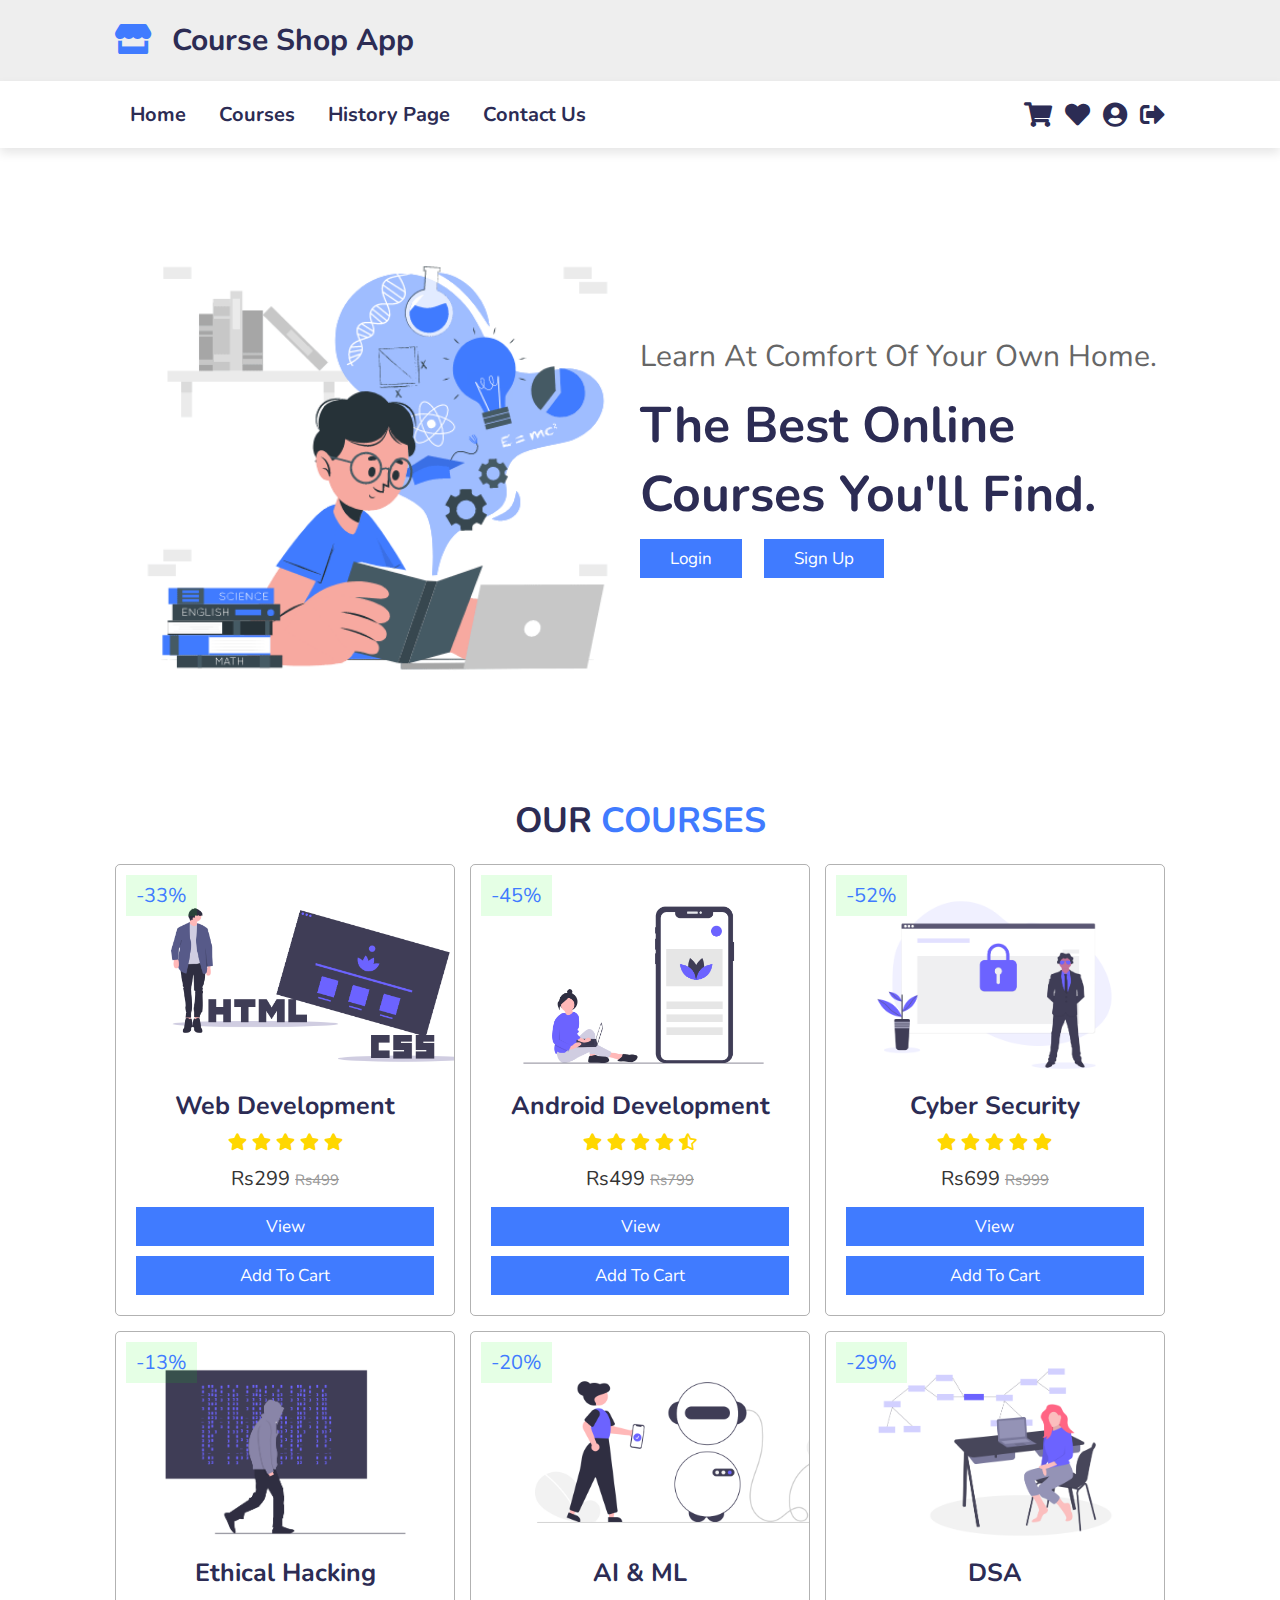
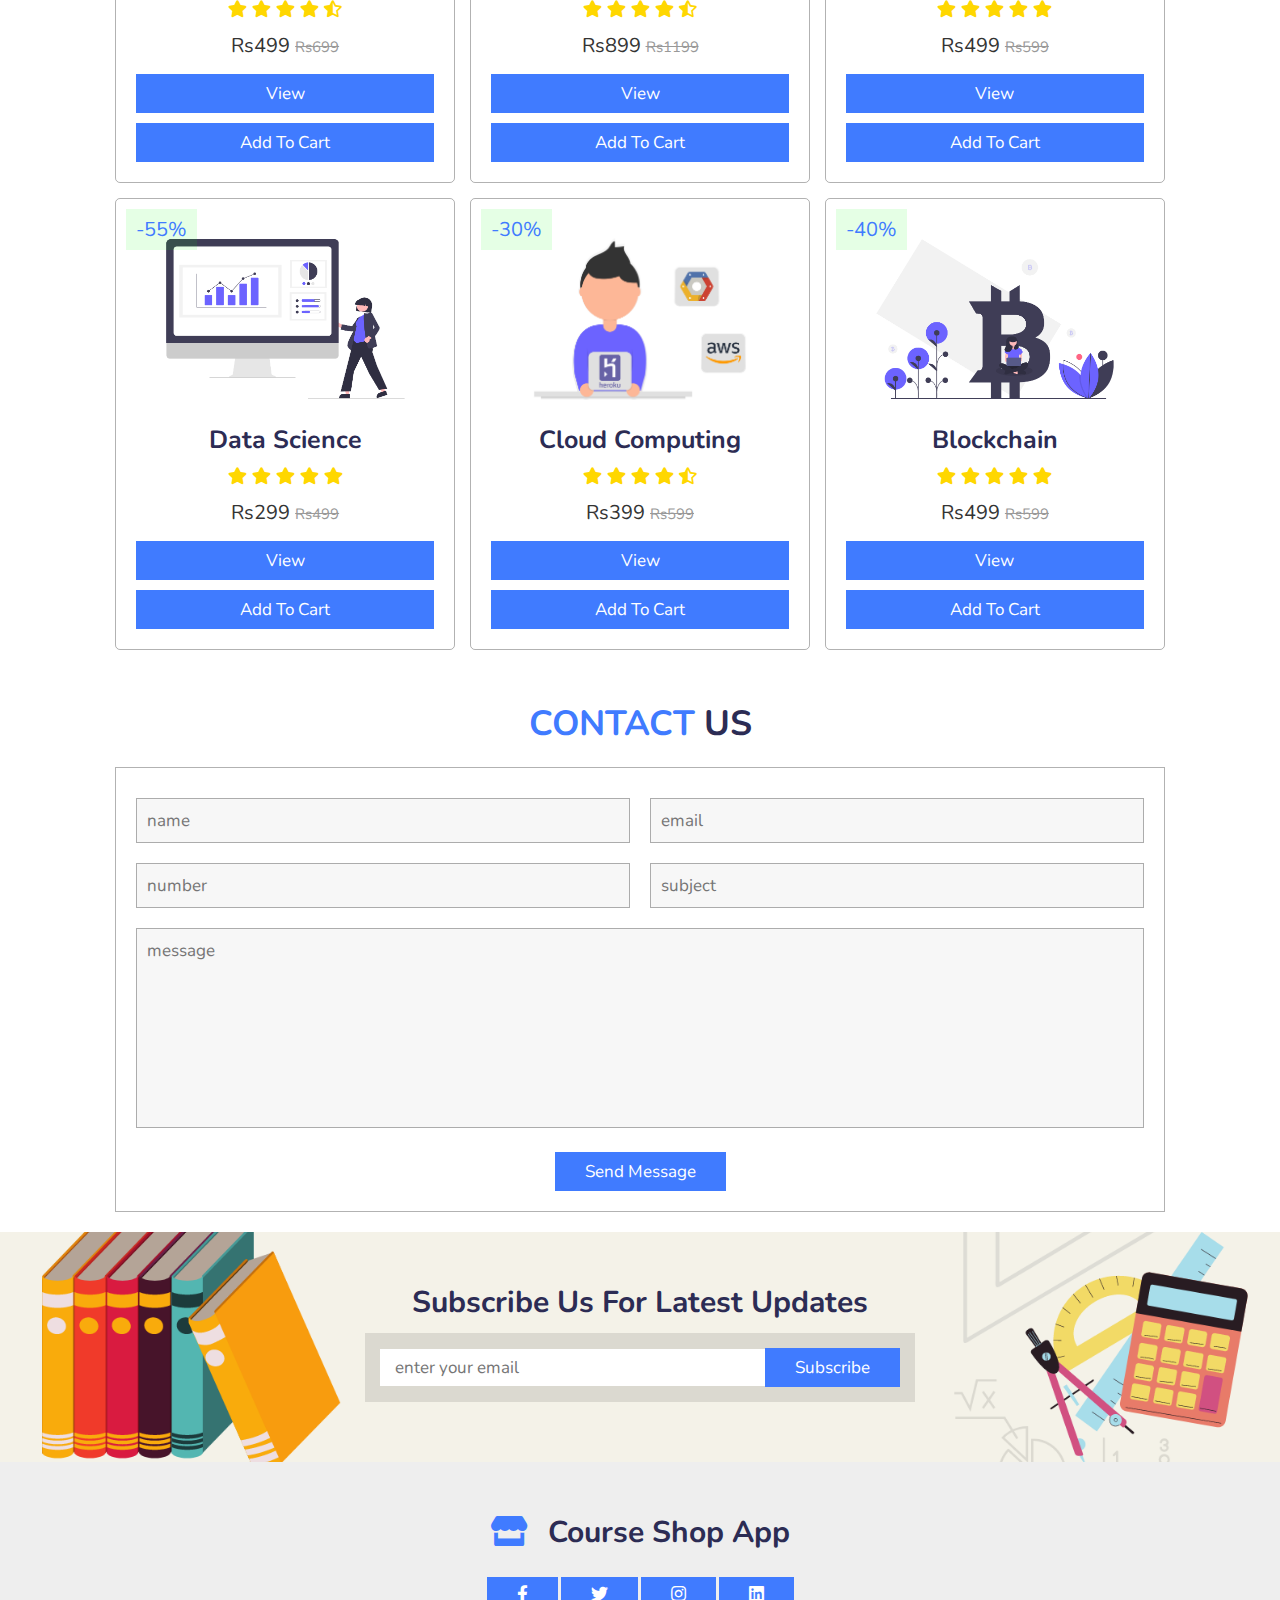
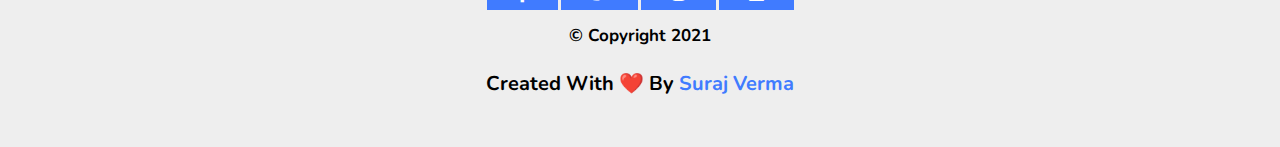
<file: index.html>
<!DOCTYPE html>
<html lang="en">
<head>
    <meta charset="UTF-8">
    <meta name="viewport" content="width=device-width, initial-scale=1.0">
    <title>Course Shop App</title>

    <!-- favicon link -->
   <link rel="icon" href="images/favicon.ico">

    <!-- font awesome cdn link  -->
    <link rel="stylesheet" href="https://cdnjs.cloudflare.com/ajax/libs/font-awesome/5.15.3/css/all.min.css">

    <!-- custom css file link  -->
    <link rel="stylesheet" href="css/style.css">

</head>
<body>


<!-- header section starts  -->

<header>

    <div class="header-1">

        <a href="#" class="logo" ><i class="fas fa-store"></i>&nbsp;&nbsp;Course shop App</a>

    </div>

    <div class="header-2">

        <div id="menu-bar" class="fas fa-bars"></div>

        <nav class="navbar">
            <a href="#home"><strong>home</strong></a>
            <a href="#product"><strong>Courses</strong></a>
            <a href="HistoryPage/index.html"><strong>History Page</strong></a>
            <a href="#contact"><strong>contact Us</strong></a>

        </nav>

        <div class="icons">
            <a href="#" class="fas fa-shopping-cart"></a>
            <a href="wishlist/index.html" class="fas fa-heart"></a>
            <a href="ProfilePage/index.html" class="fas fa-user-circle"></a>
            <a href="logoutpage/index.html" class="fas fa-sign-out-alt"></a>

        </div>

    </div>

</header>

<!-- header section ends -->


<!-- home section starts  -->

<section class="home" id="home">

    <div class="image">
        <img src="images/Learning.gif" alt="">
    </div>

    <div class="content">
        <span>Learn at comfort of your own home.</span>
        <p>&nbsp;&nbsp;</p>
        <h3>The best online courses you'll find.</h3>
        <a href="login/index.html" class="btn">Login</a>
        <span>&nbsp;&nbsp;</span>
        <a href="Signup/index.html" class="btn">Sign Up</a>
    </div>

</section>

<!-- home section ends  -->


<!-- product section starts  -->

<section class="product" id="product">

    <h1 class="heading">Our <span>Courses</span></h1>

    <div class="box-container">

        <div class="box">
            <span class="discount">-33%</span>
            <div class="icons">
                <a href="#" class="fas fa-heart"></a>
                <a href="#" class="fas fa-share"></a>
                <a href="#" class="fas fa-eye"></a>
            </div>
            <img src="images/product-1.png" alt="">
            <h3>Web Development</h3>
            <div class="stars">
                <i class="fas fa-star"></i>
                <i class="fas fa-star"></i>
                <i class="fas fa-star"></i>
                <i class="fas fa-star"></i>
                <i class="fas fa-star"></i>
            </div>
            <div class="price"> Rs299 <span> Rs499 </span> </div>

            <a href="#" class="btn">View</a>
            <a href="#" class="btn">add to cart</a>
        </div>

        <div class="box">
            <span class="discount">-45%</span>
            <div class="icons">
                <a href="#" class="fas fa-heart"></a>
                <a href="#" class="fas fa-share"></a>
                <a href="#" class="fas fa-eye"></a>
            </div>
            <img src="images/product-2.png" alt="">
            <h3>Android Development</h3>
            <div class="stars">
                <i class="fas fa-star"></i>
                <i class="fas fa-star"></i>
                <i class="fas fa-star"></i>
                <i class="fas fa-star"></i>
                <i class="fas fa-star-half-alt"></i>
            </div>
            <div class="price"> Rs499 <span> Rs799 </span> </div>

            <a href="#" class="btn">View</a>
            <a href="#" class="btn">add to cart</a>
        </div>

        <div class="box">
            <span class="discount">-52%</span>
            <div class="icons">
                <a href="#" class="fas fa-heart"></a>
                <a href="#" class="fas fa-share"></a>
                <a href="#" class="fas fa-eye"></a>
            </div>
            <img src="images/product-3.png" alt="">
            <h3>cyber security</h3>
            <div class="stars">
                <i class="fas fa-star"></i>
                <i class="fas fa-star"></i>
                <i class="fas fa-star"></i>
                <i class="fas fa-star"></i>
                <i class="fas fa-star"></i>
            </div>
            <div class="price"> Rs699 <span> Rs999 </span> </div>

            <a href="#" class="btn">View</a>
            <a href="#" class="btn">add to cart</a>
        </div>

        <div class="box">
            <span class="discount">-13%</span>
            <div class="icons">
                <a href="#" class="fas fa-heart"></a>
                <a href="#" class="fas fa-share"></a>
                <a href="#" class="fas fa-eye"></a>
            </div>
            <img src="images/product-4.png" alt="">
            <h3>ethical hacking</h3>
            <div class="stars">
                <i class="fas fa-star"></i>
                <i class="fas fa-star"></i>
                <i class="fas fa-star"></i>
                <i class="fas fa-star"></i>
                <i class="fas fa-star-half-alt"></i>
            </div>
            <div class="price"> Rs499 <span> Rs699 </span> </div>

            <a href="#" class="btn">View</a>
            <a href="#" class="btn">add to cart</a>
        </div>

        <div class="box">
            <span class="discount">-20%</span>
            <div class="icons">
                <a href="#" class="fas fa-heart"></a>
                <a href="#" class="fas fa-share"></a>
                <a href="#" class="fas fa-eye"></a>
            </div>
            <img src="images/product-5.png" alt="">
            <h3>AI & ML</h3>
            <div class="stars">
                <i class="fas fa-star"></i>
                <i class="fas fa-star"></i>
                <i class="fas fa-star"></i>
                <i class="fas fa-star"></i>
                <i class="fas fa-star-half-alt"></i>
            </div>
            <div class="price"> Rs899 <span> Rs1199 </span> </div>

            <a href="#" class="btn">View</a>
            <a href="#" class="btn">add to cart</a>
        </div>

        <div class="box">
            <span class="discount">-29%</span>
            <div class="icons">
                <a href="#" class="fas fa-heart"></a>
                <a href="#" class="fas fa-share"></a>
                <a href="#" class="fas fa-eye"></a>
            </div>
            <img src="images/product-6.png" alt="">
            <h3>DSA</h3>
            <div class="stars">
                <i class="fas fa-star"></i>
                <i class="fas fa-star"></i>
                <i class="fas fa-star"></i>
                <i class="fas fa-star"></i>
                <i class="fas fa-star"></i>
            </div>
            <div class="price"> Rs499 <span> Rs599 </span> </div>

            <a href="#" class="btn">View</a>
            <a href="#" class="btn">add to cart</a>
        </div>

        <div class="box">
            <span class="discount">-55%</span>
            <div class="icons">
                <a href="#" class="fas fa-heart"></a>
                <a href="#" class="fas fa-share"></a>
                <a href="#" class="fas fa-eye"></a>
            </div>
            <img src="images/product-7.png" alt="">
            <h3>data science</h3>
            <div class="stars">
                <i class="fas fa-star"></i>
                <i class="fas fa-star"></i>
                <i class="fas fa-star"></i>
                <i class="fas fa-star"></i>
                <i class="fas fa-star"></i>
            </div>
            <div class="price"> Rs299 <span> Rs499 </span> </div>

            <a href="#" class="btn">View</a>
            <a href="#" class="btn">add to cart</a>
        </div>

        <div class="box">
            <span class="discount">-30%</span>
            <div class="icons">
                <a href="#" class="fas fa-heart"></a>
                <a href="#" class="fas fa-share"></a>
                <a href="#" class="fas fa-eye"></a>
            </div>
            <img src="images/product-8.png" alt="">
            <h3>Cloud Computing</h3>
            <div class="stars">
                <i class="fas fa-star"></i>
                <i class="fas fa-star"></i>
                <i class="fas fa-star"></i>
                <i class="fas fa-star"></i>
                <i class="fas fa-star-half-alt"></i>
            </div>
            <div class="price"> Rs399 <span> Rs599 </span> </div>

            <a href="#" class="btn">View</a>
            <a href="#" class="btn">add to cart</a>
        </div>

        <div class="box">
            <span class="discount">-40%</span>
            <div class="icons">
                <a href="#" class="fas fa-heart"></a>
                <a href="#" class="fas fa-share"></a>
                <a href="#" class="fas fa-eye"></a>
            </div>
            <img src="images/product-9.png" alt="">
            <h3> Blockchain </h3>
            <div class="stars">
                <i class="fas fa-star"></i>
                <i class="fas fa-star"></i>
                <i class="fas fa-star"></i>
                <i class="fas fa-star"></i>
                <i class="fas fa-star"></i>
            </div>
            <div class="price"> Rs499 <span> Rs599 </span> </div>

            <a href="#" class="btn">View</a>
            <a href="#" class="btn">add to cart</a>
        </div>

    </div>

</section>

<!-- product section ends -->


<!-- contact section starts  -->

<section class="contact" id="contact">

    <h1 class="heading"> <span>contact</span> us </h1>

    <form action="">

        <div class="inputBox">
            <input type="text" placeholder="name">
            <input type="email" placeholder="email">
        </div>

        <div class="inputBox">
            <input type="number" placeholder="number">
            <input type="text" placeholder="subject">
        </div>

        <textarea placeholder="message" name="" id="" cols="30" rows="10"></textarea>

        <input href = "#" type="submit" value="send message" class="btn">

    </form>

</section>

<!-- contact section ends -->


<!-- newsletter section starts  -->

<section class="newsletter">

    <h3>subscribe us for latest updates</h3>

    <form action="">
        <input class="box" type="email" placeholder="enter your email">
        <input href = "#" type="submit" value="subscribe" class="btn">
    </form>

</section>

<!-- newsletter section ends -->


<!-- footer section starts  -->

<section class="newsletter" style="background:#eee;">

      <div style = "text-align: center;">

        <a href="#" class="logo" ><i class="fas fa-store"></i>&nbsp;&nbsp;Course shop App</a>

        <p>&nbsp;&nbsp</p>

        <div class="share" style = "text-align: center; ">
            <a href="#" class="btn fab fa-facebook-f"></a>
            <a href="#" class="btn fab fa-twitter"></a>
            <a href="#" class="btn fab fa-instagram"></a>
            <a href="#" class="btn fab fa-linkedin"></a>
        </div>

        <p>&nbsp;&nbsp</p>

        <h1 class="credit" style = "font-size:17px;">  © Copyright  <span> 2021 </span>

        <p>&nbsp;&nbsp</p>

        <h1 class="credit" style = "font-size:20px;"> Created with ❤️ by <span style = "color : #407BFF;"> Suraj Verma </span>

      </div>

</section>

<!-- footer section ends -->


<!-- custom js file link  -->
<script src="js/script.js"></script>

</body>
</html>
</file>
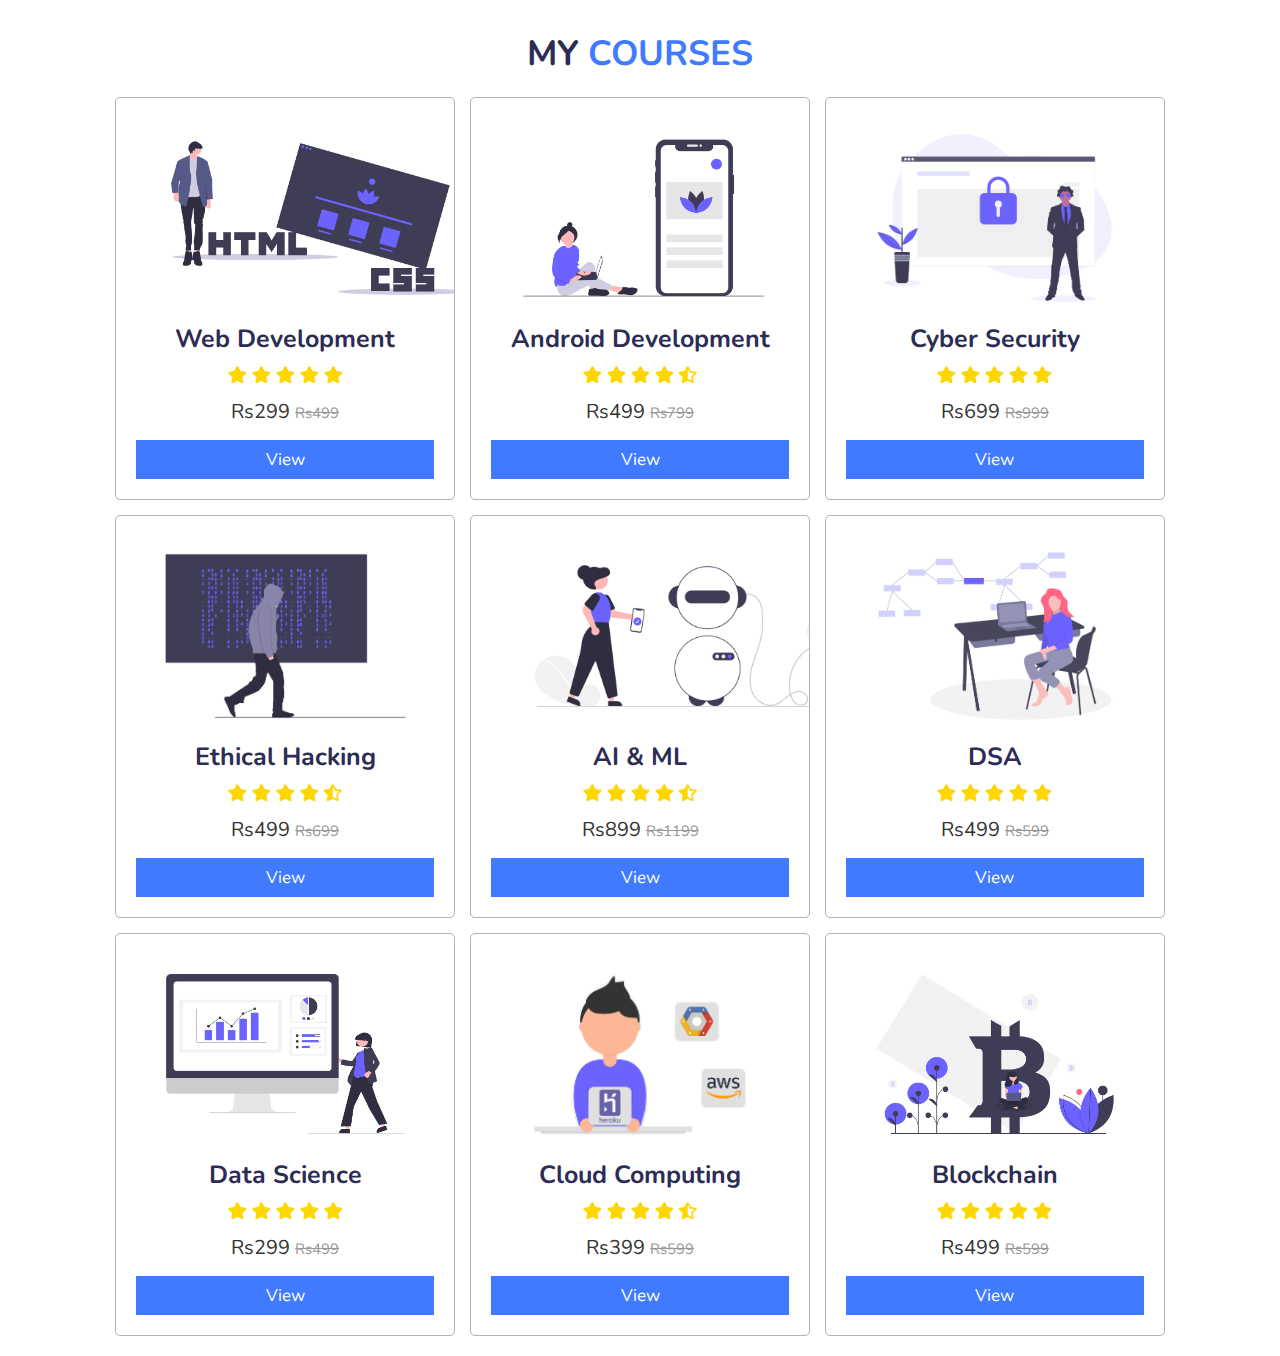
<file: HistoryPage/index.html>
<!DOCTYPE html>
<html lang="en">
<head>
    <meta charset="UTF-8">
    <meta name="viewport" content="width=device-width, initial-scale=1.0">
    <title>My Course </title>

    <!-- font awesome cdn link  -->
    <link rel="stylesheet" href="https://cdnjs.cloudflare.com/ajax/libs/font-awesome/5.15.3/css/all.min.css">

    <!-- custom css file link  -->
    <link rel="stylesheet" href="css/style.css">

</head>
<body>


<!-- product section starts  -->

<section class="product" id="product">

    <h1 class="heading">My <span>Courses</span></h1>

    <div class="box-container">

        <div class="box">

            <div class="icons">
                <a href="#" class="fas fa-heart"></a>
                <a href="#" class="fas fa-share"></a>
                <a href="#" class="fas fa-eye"></a>
            </div>
            <img src="images/product-1.png" alt="">
            <h3>Web Development</h3>
            <div class="stars">
                <i class="fas fa-star"></i>
                <i class="fas fa-star"></i>
                <i class="fas fa-star"></i>
                <i class="fas fa-star"></i>
                <i class="fas fa-star"></i>
            </div>
            <div class="price"> Rs299 <span> Rs499 </span> </div>

            <a href="#" class="btn">View</a>

        </div>

        <div class="box">

            <div class="icons">
                <a href="#" class="fas fa-heart"></a>
                <a href="#" class="fas fa-share"></a>
                <a href="#" class="fas fa-eye"></a>
            </div>
            <img src="images/product-2.png" alt="">
            <h3>Android Development</h3>
            <div class="stars">
                <i class="fas fa-star"></i>
                <i class="fas fa-star"></i>
                <i class="fas fa-star"></i>
                <i class="fas fa-star"></i>
                <i class="fas fa-star-half-alt"></i>
            </div>
            <div class="price"> Rs499 <span> Rs799 </span> </div>

            <a href="#" class="btn">View</a>

        </div>

        <div class="box">

            <div class="icons">
                <a href="#" class="fas fa-heart"></a>
                <a href="#" class="fas fa-share"></a>
                <a href="#" class="fas fa-eye"></a>
            </div>
            <img src="images/product-3.png" alt="">
            <h3>cyber security</h3>
            <div class="stars">
                <i class="fas fa-star"></i>
                <i class="fas fa-star"></i>
                <i class="fas fa-star"></i>
                <i class="fas fa-star"></i>
                <i class="fas fa-star"></i>
            </div>
            <div class="price"> Rs699 <span> Rs999 </span> </div>

            <a href="#" class="btn">View</a>

        </div>

        <div class="box">

            <div class="icons">
                <a href="#" class="fas fa-heart"></a>
                <a href="#" class="fas fa-share"></a>
                <a href="#" class="fas fa-eye"></a>
            </div>
            <img src="images/product-4.png" alt="">
            <h3>ethical hacking</h3>
            <div class="stars">
                <i class="fas fa-star"></i>
                <i class="fas fa-star"></i>
                <i class="fas fa-star"></i>
                <i class="fas fa-star"></i>
                <i class="fas fa-star-half-alt"></i>
            </div>
            <div class="price"> Rs499 <span> Rs699 </span> </div>

            <a href="#" class="btn">View</a>

        </div>

        <div class="box">

            <div class="icons">
                <a href="#" class="fas fa-heart"></a>
                <a href="#" class="fas fa-share"></a>
                <a href="#" class="fas fa-eye"></a>
            </div>
            <img src="images/product-5.png" alt="">
            <h3>AI & ML</h3>
            <div class="stars">
                <i class="fas fa-star"></i>
                <i class="fas fa-star"></i>
                <i class="fas fa-star"></i>
                <i class="fas fa-star"></i>
                <i class="fas fa-star-half-alt"></i>
            </div>
            <div class="price"> Rs899 <span> Rs1199 </span> </div>

            <a href="#" class="btn">View</a>

        </div>

        <div class="box">

            <div class="icons">
                <a href="#" class="fas fa-heart"></a>
                <a href="#" class="fas fa-share"></a>
                <a href="#" class="fas fa-eye"></a>
            </div>
            <img src="images/product-6.png" alt="">
            <h3>DSA</h3>
            <div class="stars">
                <i class="fas fa-star"></i>
                <i class="fas fa-star"></i>
                <i class="fas fa-star"></i>
                <i class="fas fa-star"></i>
                <i class="fas fa-star"></i>
            </div>
            <div class="price"> Rs499 <span> Rs599 </span> </div>

            <a href="#" class="btn">View</a>

        </div>

        <div class="box">

            <div class="icons">
                <a href="#" class="fas fa-heart"></a>
                <a href="#" class="fas fa-share"></a>
                <a href="#" class="fas fa-eye"></a>
            </div>
            <img src="images/product-7.png" alt="">
            <h3>data science</h3>
            <div class="stars">
                <i class="fas fa-star"></i>
                <i class="fas fa-star"></i>
                <i class="fas fa-star"></i>
                <i class="fas fa-star"></i>
                <i class="fas fa-star"></i>
            </div>
            <div class="price"> Rs299 <span> Rs499 </span> </div>

            <a href="#" class="btn">View</a>

        </div>

        <div class="box">

            <div class="icons">
                <a href="#" class="fas fa-heart"></a>
                <a href="#" class="fas fa-share"></a>
                <a href="#" class="fas fa-eye"></a>
            </div>
            <img src="images/product-8.png" alt="">
            <h3>Cloud Computing</h3>
            <div class="stars">
                <i class="fas fa-star"></i>
                <i class="fas fa-star"></i>
                <i class="fas fa-star"></i>
                <i class="fas fa-star"></i>
                <i class="fas fa-star-half-alt"></i>
            </div>
            <div class="price"> Rs399 <span> Rs599 </span> </div>

            <a href="#" class="btn">View</a>

        </div>

        <div class="box">

            <div class="icons">
                <a href="#" class="fas fa-heart"></a>
                <a href="#" class="fas fa-share"></a>
                <a href="#" class="fas fa-eye"></a>
            </div>
            <img src="images/product-9.png" alt="">
            <h3> Blockchain </h3>
            <div class="stars">
                <i class="fas fa-star"></i>
                <i class="fas fa-star"></i>
                <i class="fas fa-star"></i>
                <i class="fas fa-star"></i>
                <i class="fas fa-star"></i>
            </div>
            <div class="price"> Rs499 <span> Rs599 </span> </div>

            <a href="#" class="btn">View</a>

        </div>

    </div>

</section>



<!-- custom js file link  -->
<script src="js/script.js"></script>

</body>
</html>
</file>
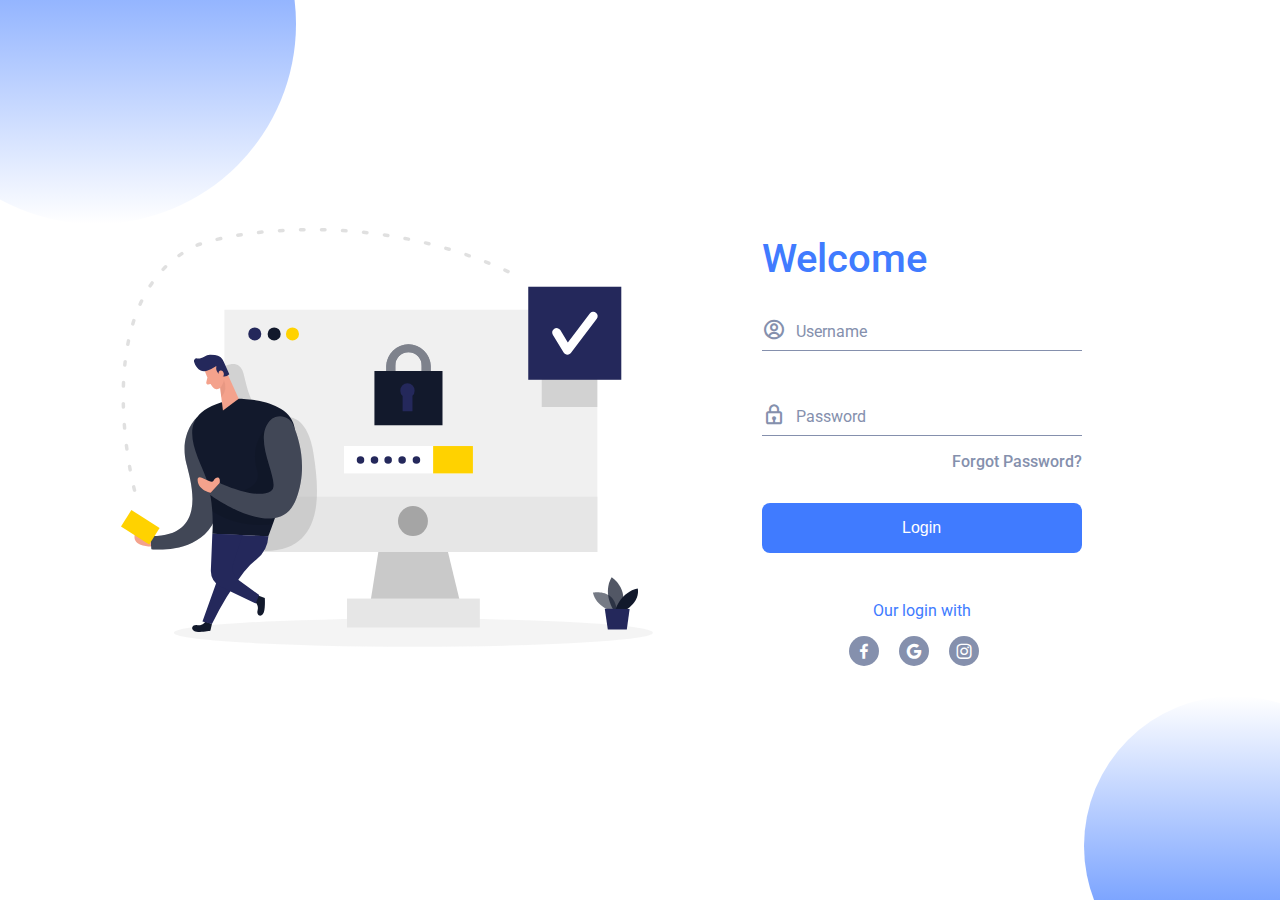
<file: login/index.html>
<!DOCTYPE html>
<html lang="en">
    <head>
        <meta charset="UTF-8">
        <meta name="viewport" content="width=device-width, initial-scale=1.0">

        <!-- ===== CSS ===== -->
        <link rel="stylesheet" href="assets/css/styles.css">

        <!-- ===== BOX ICONS ===== -->
        <link href='https://cdn.jsdelivr.net/npm/boxicons@2.0.5/css/boxicons.min.css' rel='stylesheet'>

        <title>Login Page</title>  
    </head>
    <body>
        <div class="l-form">
            <div class="shape1"></div>
            <div class="shape2"></div>

            <div class="form">
                <img src="assets/img/authentication.svg" alt="" class="form__img">

                <form action="" class="form__content">
                    <h1 class="form__title">Welcome</h1>

                    <div class="form__div form__div-one">
                        <div class="form__icon">
                            <i class='bx bx-user-circle'></i>
                        </div>

                        <div class="form__div-input">
                            <label for="" class="form__label">Username</label>
                            <input type="text" class="form__input">
                        </div>
                    </div>

                    <div class="form__div">
                        <div class="form__icon">
                            <i class='bx bx-lock' ></i>
                        </div>

                        <div class="form__div-input">
                            <label for="" class="form__label">Password</label>
                            <input type="password" class="form__input">
                        </div>
                    </div>
                    <a href="#" class="form__forgot">Forgot Password?</a>

                    <input type="submit" class="form__button" value="Login">

                    <div class="form__social">
                        <span class="form__social-text">Our login with</span>

                        <a href="#" class="form__social-icon"><i class='bx bxl-facebook' ></i></a>
                        <a href="#" class="form__social-icon"><i class='bx bxl-google' ></i></a>
                        <a href="#" class="form__social-icon"><i class='bx bxl-instagram' ></i></a>
                    </div>
                </form>
            </div>

        </div>

        <!-- ===== MAIN JS ===== -->
        <script src="assets/js/main.js"></script>
    </body>
</html>
</file>
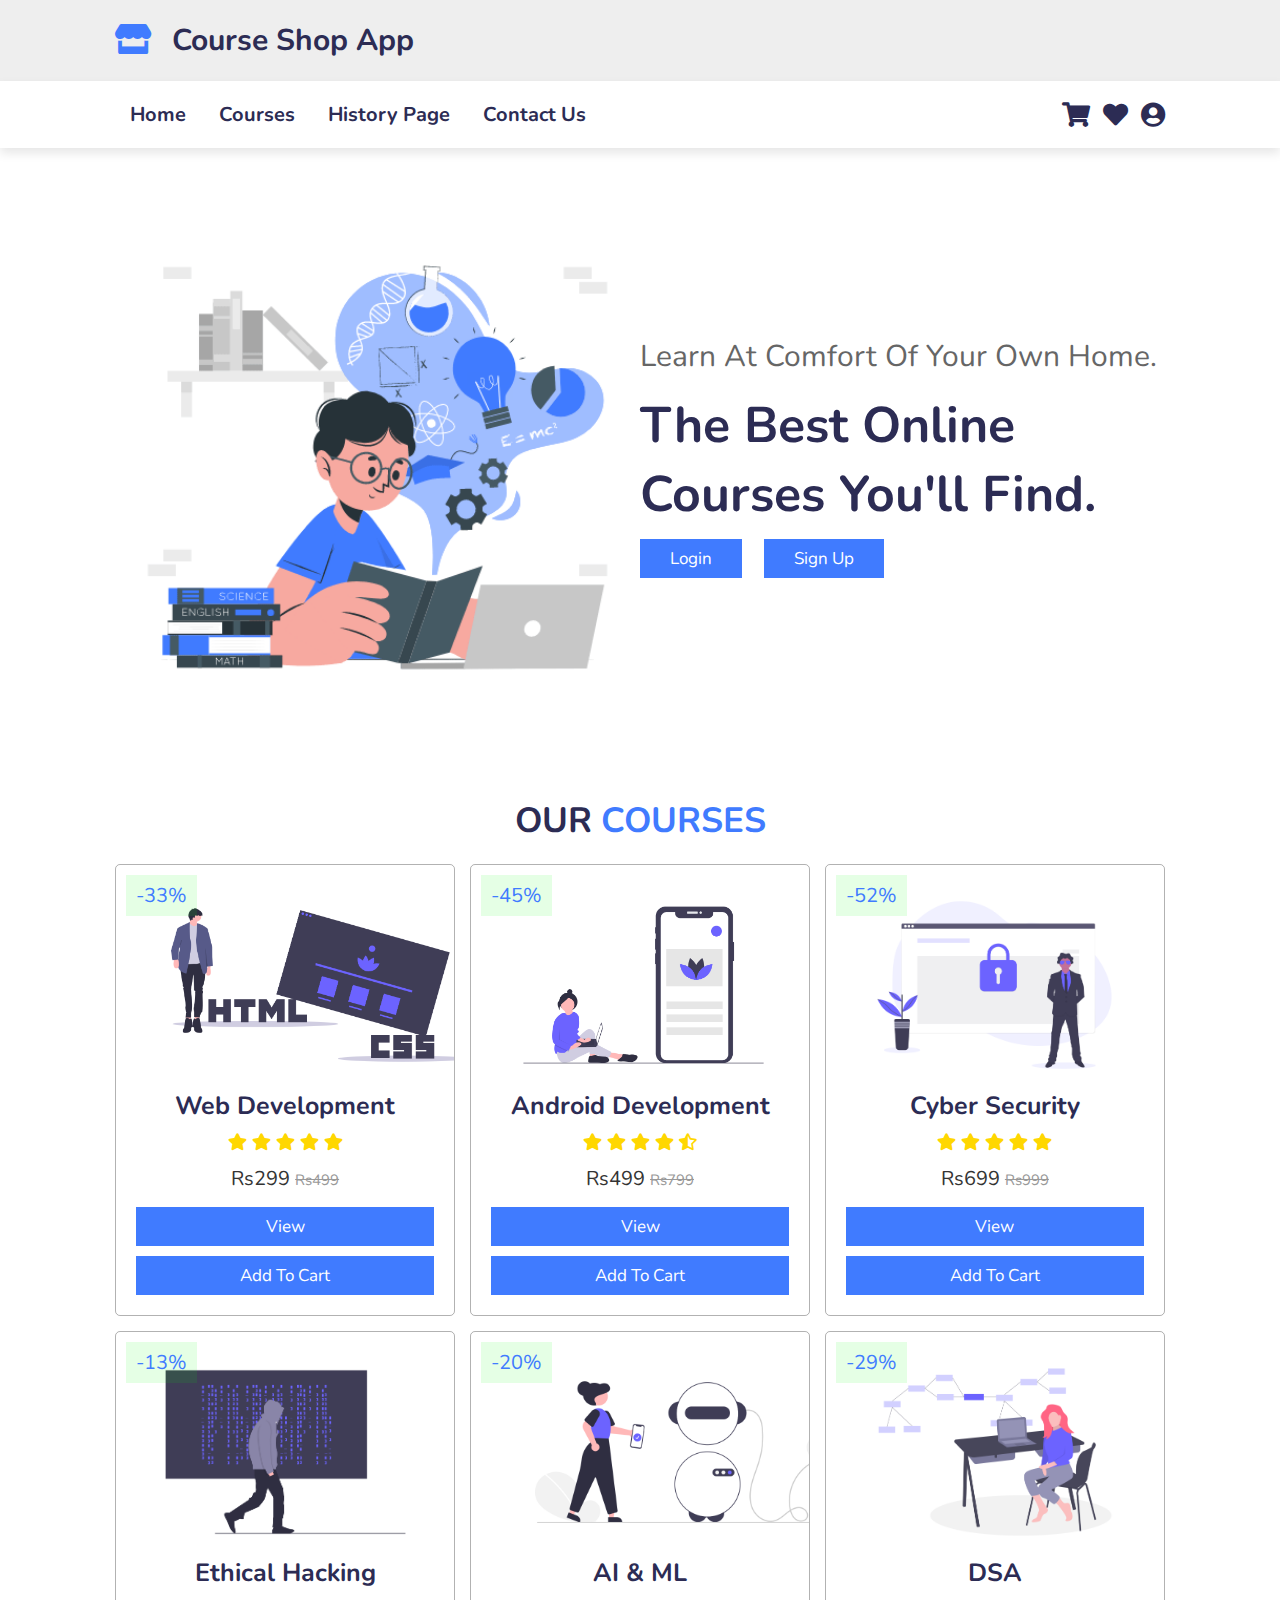
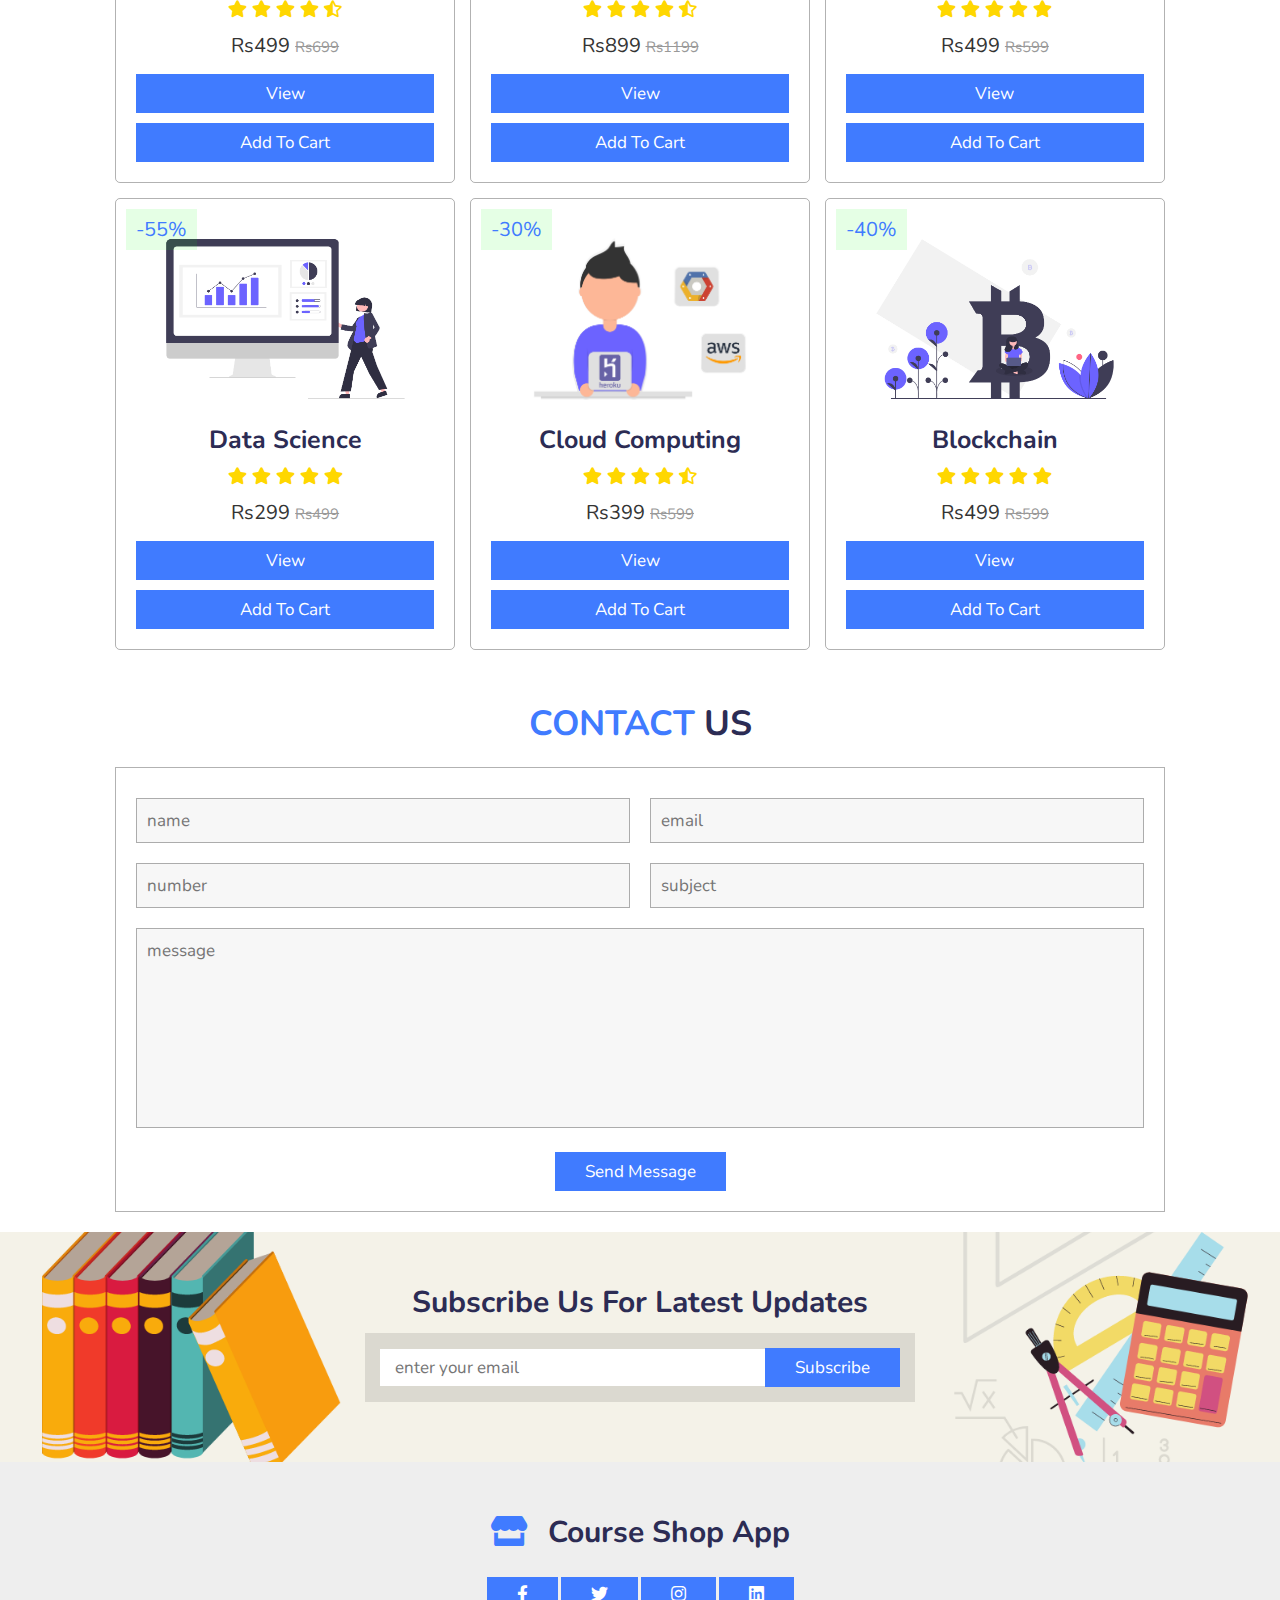
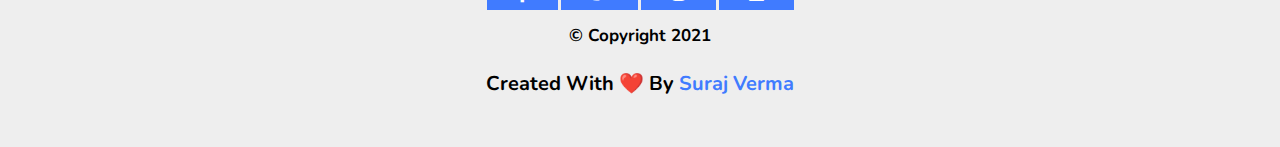
<file: logoutpage/index.html>
<!DOCTYPE html>
<html lang="en">
<head>
    <meta charset="UTF-8">
    <meta name="viewport" content="width=device-width, initial-scale=1.0">
    <title>Log Out Page</title>

    <!-- favicon link -->

   <link rel="icon" href="images/favicon1.ico">

    <!-- font awesome cdn link  -->
    <link rel="stylesheet" href="https://cdnjs.cloudflare.com/ajax/libs/font-awesome/5.15.3/css/all.min.css">

    <!-- custom css file link  -->
    <link rel="stylesheet" href="css/style.css">

</head>
<body>

<!-- header section starts  -->

<header>

    <div class="header-1">

        <a href="#" class="logo" ><i class="fas fa-store"></i>&nbsp;&nbsp;Course shop App</a>

    </div>

    <div class="header-2">

        <div id="menu-bar" class="fas fa-bars"></div>

        <nav class="navbar">
            <a href="#home"><strong>home</strong></a>
            <a href="#product"><strong>Courses</strong></a>
            <a href="HistoryPage/index.html"><strong>History Page</strong></a>
            <a href="#contact"><strong>contact Us</strong></a>
        </nav>

        <div class="icons">
            <a href="#" class="fas fa-shopping-cart"></a>
            <a href="wishlist/index.html" class="fas fa-heart"></a>
            <a href="ProfilePage/index.html" class="fas fa-user-circle"></a>

        </div>

    </div>

</header>

<!-- header section ends -->

<!-- home section starts  -->

<section class="home" id="home">

    <div class="image">
        <img src="images/Learning.gif" alt="">
    </div>

    <div class="content">
        <span>Learn at comfort of your own home.</span>
        <p>&nbsp;&nbsp;</p>
        <h3>The best online courses you'll find.</h3>
        <a href="login/index.html" class="btn">Login</a>
        <span>&nbsp;&nbsp;</span>
        <a href="Signup/index.html" class="btn">Sign Up</a>
    </div>

</section>

<!-- home section ends -->


<!-- product section starts  -->

<section class="product" id="product">

    <h1 class="heading">Our <span>Courses</span></h1>

    <div class="box-container">

        <div class="box">
            <span class="discount">-33%</span>
            <div class="icons">
                <a href="#" class="fas fa-heart"></a>
                <a href="#" class="fas fa-share"></a>
                <a href="#" class="fas fa-eye"></a>
            </div>
            <img src="images/product-1.png" alt="">
            <h3>Web Development</h3>
            <div class="stars">
                <i class="fas fa-star"></i>
                <i class="fas fa-star"></i>
                <i class="fas fa-star"></i>
                <i class="fas fa-star"></i>
                <i class="fas fa-star"></i>
            </div>
            <div class="price"> Rs299 <span> Rs499 </span> </div>

            <a href="#" class="btn">View</a>
            <a href="#" class="btn">add to cart</a>
        </div>

        <div class="box">
            <span class="discount">-45%</span>
            <div class="icons">
                <a href="#" class="fas fa-heart"></a>
                <a href="#" class="fas fa-share"></a>
                <a href="#" class="fas fa-eye"></a>
            </div>
            <img src="images/product-2.png" alt="">
            <h3>Android Development</h3>
            <div class="stars">
                <i class="fas fa-star"></i>
                <i class="fas fa-star"></i>
                <i class="fas fa-star"></i>
                <i class="fas fa-star"></i>
                <i class="fas fa-star-half-alt"></i>
            </div>
            <div class="price"> Rs499 <span> Rs799 </span> </div>

            <a href="#" class="btn">View</a>
            <a href="#" class="btn">add to cart</a>
        </div>

        <div class="box">
            <span class="discount">-52%</span>
            <div class="icons">
                <a href="#" class="fas fa-heart"></a>
                <a href="#" class="fas fa-share"></a>
                <a href="#" class="fas fa-eye"></a>
            </div>
            <img src="images/product-3.png" alt="">
            <h3>cyber security</h3>
            <div class="stars">
                <i class="fas fa-star"></i>
                <i class="fas fa-star"></i>
                <i class="fas fa-star"></i>
                <i class="fas fa-star"></i>
                <i class="fas fa-star"></i>
            </div>
            <div class="price"> Rs699 <span> Rs999 </span> </div>

            <a href="#" class="btn">View</a>
            <a href="#" class="btn">add to cart</a>
        </div>

        <div class="box">
            <span class="discount">-13%</span>
            <div class="icons">
                <a href="#" class="fas fa-heart"></a>
                <a href="#" class="fas fa-share"></a>
                <a href="#" class="fas fa-eye"></a>
            </div>
            <img src="images/product-4.png" alt="">
            <h3>ethical hacking</h3>
            <div class="stars">
                <i class="fas fa-star"></i>
                <i class="fas fa-star"></i>
                <i class="fas fa-star"></i>
                <i class="fas fa-star"></i>
                <i class="fas fa-star-half-alt"></i>
            </div>
            <div class="price"> Rs499 <span> Rs699 </span> </div>

            <a href="#" class="btn">View</a>
            <a href="#" class="btn">add to cart</a>
        </div>

        <div class="box">
            <span class="discount">-20%</span>
            <div class="icons">
                <a href="#" class="fas fa-heart"></a>
                <a href="#" class="fas fa-share"></a>
                <a href="#" class="fas fa-eye"></a>
            </div>
            <img src="images/product-5.png" alt="">
            <h3>AI & ML</h3>
            <div class="stars">
                <i class="fas fa-star"></i>
                <i class="fas fa-star"></i>
                <i class="fas fa-star"></i>
                <i class="fas fa-star"></i>
                <i class="fas fa-star-half-alt"></i>
            </div>
            <div class="price"> Rs899 <span> Rs1199 </span> </div>

            <a href="#" class="btn">View</a>
            <a href="#" class="btn">add to cart</a>
        </div>

        <div class="box">
            <span class="discount">-29%</span>
            <div class="icons">
                <a href="#" class="fas fa-heart"></a>
                <a href="#" class="fas fa-share"></a>
                <a href="#" class="fas fa-eye"></a>
            </div>
            <img src="images/product-6.png" alt="">
            <h3>DSA</h3>
            <div class="stars">
                <i class="fas fa-star"></i>
                <i class="fas fa-star"></i>
                <i class="fas fa-star"></i>
                <i class="fas fa-star"></i>
                <i class="fas fa-star"></i>
            </div>
            <div class="price"> Rs499 <span> Rs599 </span> </div>

            <a href="#" class="btn">View</a>
            <a href="#" class="btn">add to cart</a>
        </div>

        <div class="box">
            <span class="discount">-55%</span>
            <div class="icons">
                <a href="#" class="fas fa-heart"></a>
                <a href="#" class="fas fa-share"></a>
                <a href="#" class="fas fa-eye"></a>
            </div>
            <img src="images/product-7.png" alt="">
            <h3>data science</h3>
            <div class="stars">
                <i class="fas fa-star"></i>
                <i class="fas fa-star"></i>
                <i class="fas fa-star"></i>
                <i class="fas fa-star"></i>
                <i class="fas fa-star"></i>
            </div>
            <div class="price"> Rs299 <span> Rs499 </span> </div>

            <a href="#" class="btn">View</a>
            <a href="#" class="btn">add to cart</a>
        </div>

        <div class="box">
            <span class="discount">-30%</span>
            <div class="icons">
                <a href="#" class="fas fa-heart"></a>
                <a href="#" class="fas fa-share"></a>
                <a href="#" class="fas fa-eye"></a>
            </div>
            <img src="images/product-8.png" alt="">
            <h3>Cloud Computing</h3>
            <div class="stars">
                <i class="fas fa-star"></i>
                <i class="fas fa-star"></i>
                <i class="fas fa-star"></i>
                <i class="fas fa-star"></i>
                <i class="fas fa-star-half-alt"></i>
            </div>
            <div class="price"> Rs399 <span> Rs599 </span> </div>

            <a href="#" class="btn">View</a>
            <a href="#" class="btn">add to cart</a>
        </div>

        <div class="box">
            <span class="discount">-40%</span>
            <div class="icons">
                <a href="#" class="fas fa-heart"></a>
                <a href="#" class="fas fa-share"></a>
                <a href="#" class="fas fa-eye"></a>
            </div>
            <img src="images/product-9.png" alt="">
            <h3> Blockchain </h3>
            <div class="stars">
                <i class="fas fa-star"></i>
                <i class="fas fa-star"></i>
                <i class="fas fa-star"></i>
                <i class="fas fa-star"></i>
                <i class="fas fa-star"></i>
            </div>
            <div class="price"> Rs499 <span> Rs599 </span> </div>

            <a href="#" class="btn">View</a>
            <a href="#" class="btn">add to cart</a>
        </div>

    </div>

</section>

<!-- product section ends -->



<!-- contact section starts  -->

<section class="contact" id="contact">

    <h1 class="heading"> <span>contact</span> us </h1>

    <form action="">

        <div class="inputBox">
            <input type="text" placeholder="name">
            <input type="email" placeholder="email">
        </div>

        <div class="inputBox">
            <input type="number" placeholder="number">
            <input type="text" placeholder="subject">
        </div>

        <textarea placeholder="message" name="" id="" cols="30" rows="10"></textarea>

        <input type="submit" value="send message" class="btn">

    </form>

</section>

<!-- contact section ends -->


<!-- newsletter section starts  -->

<section class="newsletter">

    <h3>subscribe us for latest updates</h3>

    <form action="">
        <input class="box" type="email" placeholder="enter your email">
        <input type="submit" value="subscribe" class="btn">
    </form>

</section>

<!-- newsletter section ends -->

<!-- footer section starts  -->

<section class="newsletter" style="background:#eee;">



      <div style = "text-align: center;">

        <a href="#" class="logo" ><i class="fas fa-store"></i>&nbsp;&nbsp;Course shop App</a>

        <p>&nbsp;&nbsp</p>

        <div class="share" style = "text-align: center; ">
            <a href="#" class="btn fab fa-facebook-f"></a>
            <a href="#" class="btn fab fa-twitter"></a>
            <a href="#" class="btn fab fa-instagram"></a>
            <a href="#" class="btn fab fa-linkedin"></a>
        </div>

          <p>&nbsp;&nbsp</p>

        <h1 class="credit" style = "font-size:17px;">  © Copyright  <span> 2021 </span>

          <p>&nbsp;&nbsp</p>

        <h1 class="credit" style = "font-size:20px;"> Created with ❤️ by <span style = "color : #407BFF;"> Suraj Verma </span>

      </div>

</section>

<!-- footer section ends -->








<!-- custom js file link  -->
<script src="js/script.js"></script>

</body>
</html>
</file>
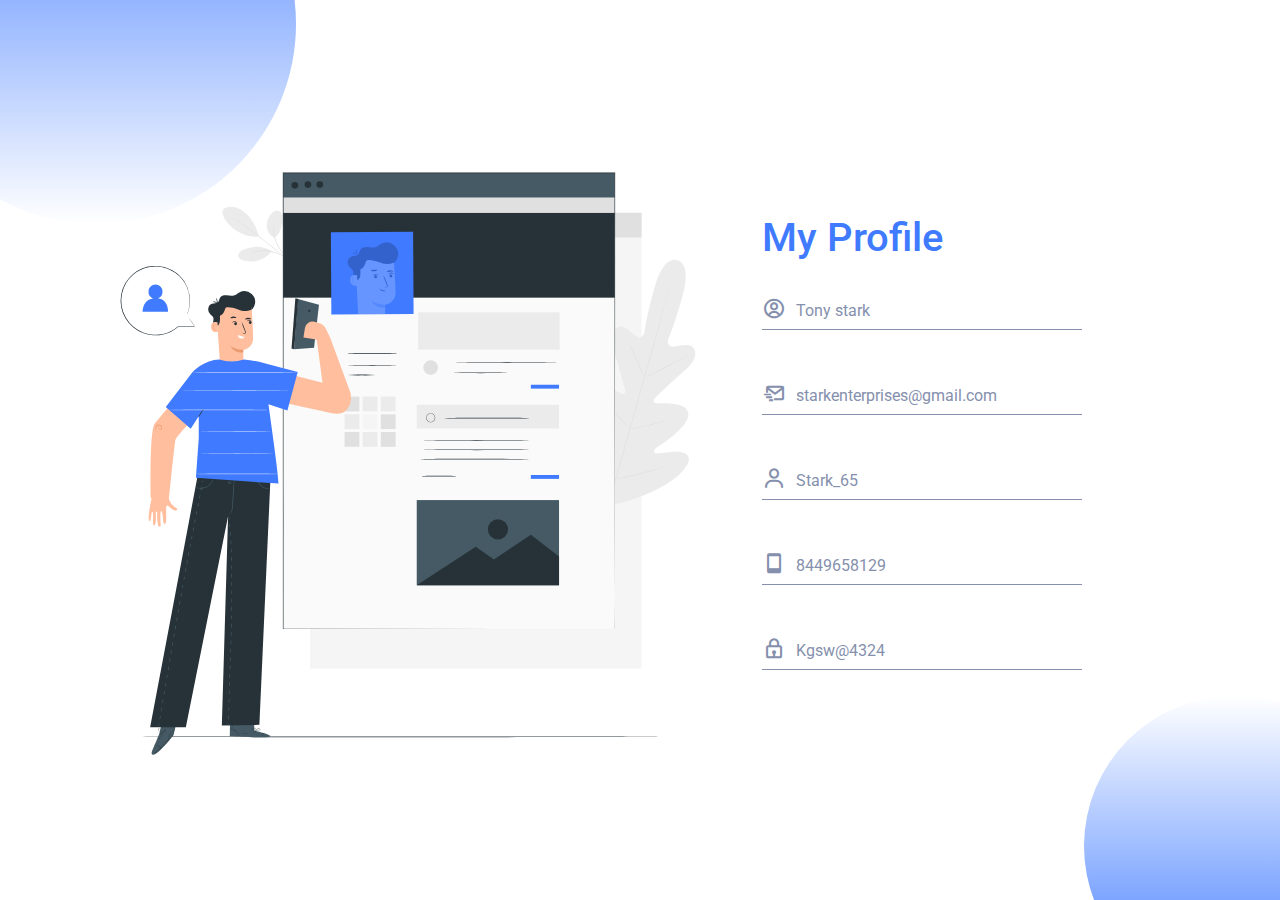
<file: ProfilePage/index.html>
<!DOCTYPE html>
<html lang="en">
    <head>
        <meta charset="UTF-8">
        <meta name="viewport" content="width=device-width, initial-scale=1.0">

        <!-- ===== CSS ===== -->
        <link rel="stylesheet" href="assets/css/styles.css">

        <!-- ===== BOX ICONS ===== -->
        <link href='https://cdn.jsdelivr.net/npm/boxicons@2.0.5/css/boxicons.min.css' rel='stylesheet'>

        <title>Profile Page</title>
    </head>
    <body>
        <div class="l-form">
            <div class="shape1"></div>
            <div class="shape2"></div>

            <div class="form">
                <img src="assets/img/Account.svg" alt="" class="form__img">

                <form action="" class="form__content">
                    <h1 class="form__title">My Profile</h1>

                    <div class="form__div form__div-one">
                        <div class="form__icon">
                            <i class='bx bx-user-circle'></i>
                        </div>

                        <div class="form__div-input">
                            <label for="" class="form__label">Tony stark</label>
                        </div>
                    </div>


                    <div class="form__div form__div-one">
                        <div class="form__icon">
                            <i class='bx bx-mail-send'></i>
                        </div>

                        <div class="form__div-input">
                            <label for="" class="form__label">starkenterprises@gmail.com</label>
                        </div>
                    </div>

                    <div class="form__div form__div-one">
                        <div class="form__icon">
                            <i class='bx bx-user'></i>
                        </div>

                        <div class="form__div-input">
                            <label for="" class="form__label">Stark_65</label>
                        </div>
                    </div>

                    <div class="form__div form__div-one">
                        <div class="form__icon">
                            <i class='bx bx-mobile'></i>
                        </div>

                        <div class="form__div-input">
                            <label for="" class="form__label">8449658129</label>
                        </div>
                    </div>

                    <div class="form__div">
                        <div class="form__icon">
                            <i class='bx bx-lock' ></i>
                        </div>

                        <div class="form__div-input">
                            <label for="" class="form__label">Kgsw@4324</label>
                        </div>
                    </div>

                </form>
            </div>

        </div>



        <!-- ===== MAIN JS ===== -->
        <script src="assets/js/main.js"></script>
    </body>
</html>
</file>
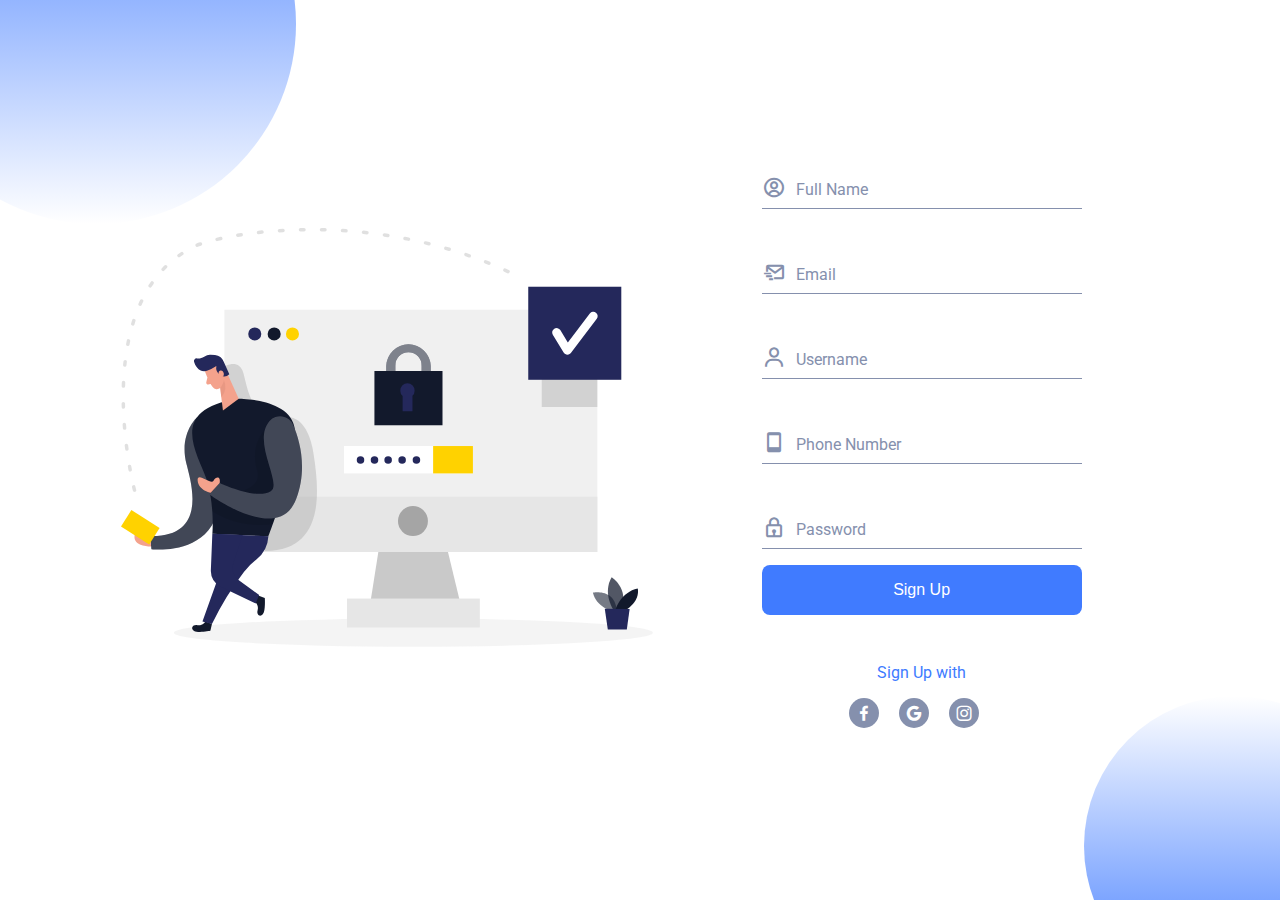
<file: Signup/index.html>
<!DOCTYPE html>
<html lang="en">
    <head>
        <meta charset="UTF-8">
        <meta name="viewport" content="width=device-width, initial-scale=1.0">

        <!-- ===== CSS ===== -->
        <link rel="stylesheet" href="assets/css/styles.css">

        <!-- ===== BOX ICONS ===== -->
        <link href='https://cdn.jsdelivr.net/npm/boxicons@2.0.5/css/boxicons.min.css' rel='stylesheet'>

        <title>Sign Up Page</title>
    </head>
    <body>
        <div class="l-form">
            <div class="shape1"></div>
            <div class="shape2"></div>

            <div class="form">
                <img src="assets/img/authentication.svg" alt="" class="form__img">

                <form action="" class="form__content">

                    <div class="form__div form__div-one">
                        <div class="form__icon">
                            <i class='bx bx-user-circle'></i>
                        </div>

                        <div class="form__div-input">
                            <label for="" class="form__label">Full Name</label>
                            <input type="text" class="form__input">
                        </div>
                    </div>

                    <div class="form__div form__div-one">
                        <div class="form__icon">
                            <i class='bx bx-mail-send'></i>
                        </div>

                        <div class="form__div-input">
                            <label for="" class="form__label">Email</label>
                            <input type="text" class="form__input">
                        </div>
                    </div>

                    <div class="form__div form__div-one">
                        <div class="form__icon">
                            <i class='bx bx-user'></i>
                        </div>

                        <div class="form__div-input">
                            <label for="" class="form__label">Username</label>
                            <input type="text" class="form__input">
                        </div>
                    </div>

                    <div class="form__div form__div-one">
                        <div class="form__icon">
                            <i class='bx bx-mobile'></i>
                        </div>

                        <div class="form__div-input">
                            <label for="" class="form__label">Phone Number</label>
                            <input type="text" class="form__input">
                        </div>
                    </div>

                    <div class="form__div">
                        <div class="form__icon">
                            <i class='bx bx-lock' ></i>
                        </div>

                        <div class="form__div-input">
                            <label for="" class="form__label">Password</label>
                            <input type="text" class="form__input">
                        </div>
                    </div>


                    <input type="submit" class="form__button" value="Sign Up">

                    <div class="form__social">
                        <span class="form__social-text">Sign Up with</span>

                        <a href="#" class="form__social-icon"><i class='bx bxl-facebook' ></i></a>
                        <a href="#" class="form__social-icon"><i class='bx bxl-google' ></i></a>
                        <a href="#" class="form__social-icon"><i class='bx bxl-instagram' ></i></a>
                    </div>

                </form>
            </div>

        </div>


        

        <!-- ===== MAIN JS ===== -->
        <script src="assets/js/main.js"></script>
    </body>
</html>
</file>
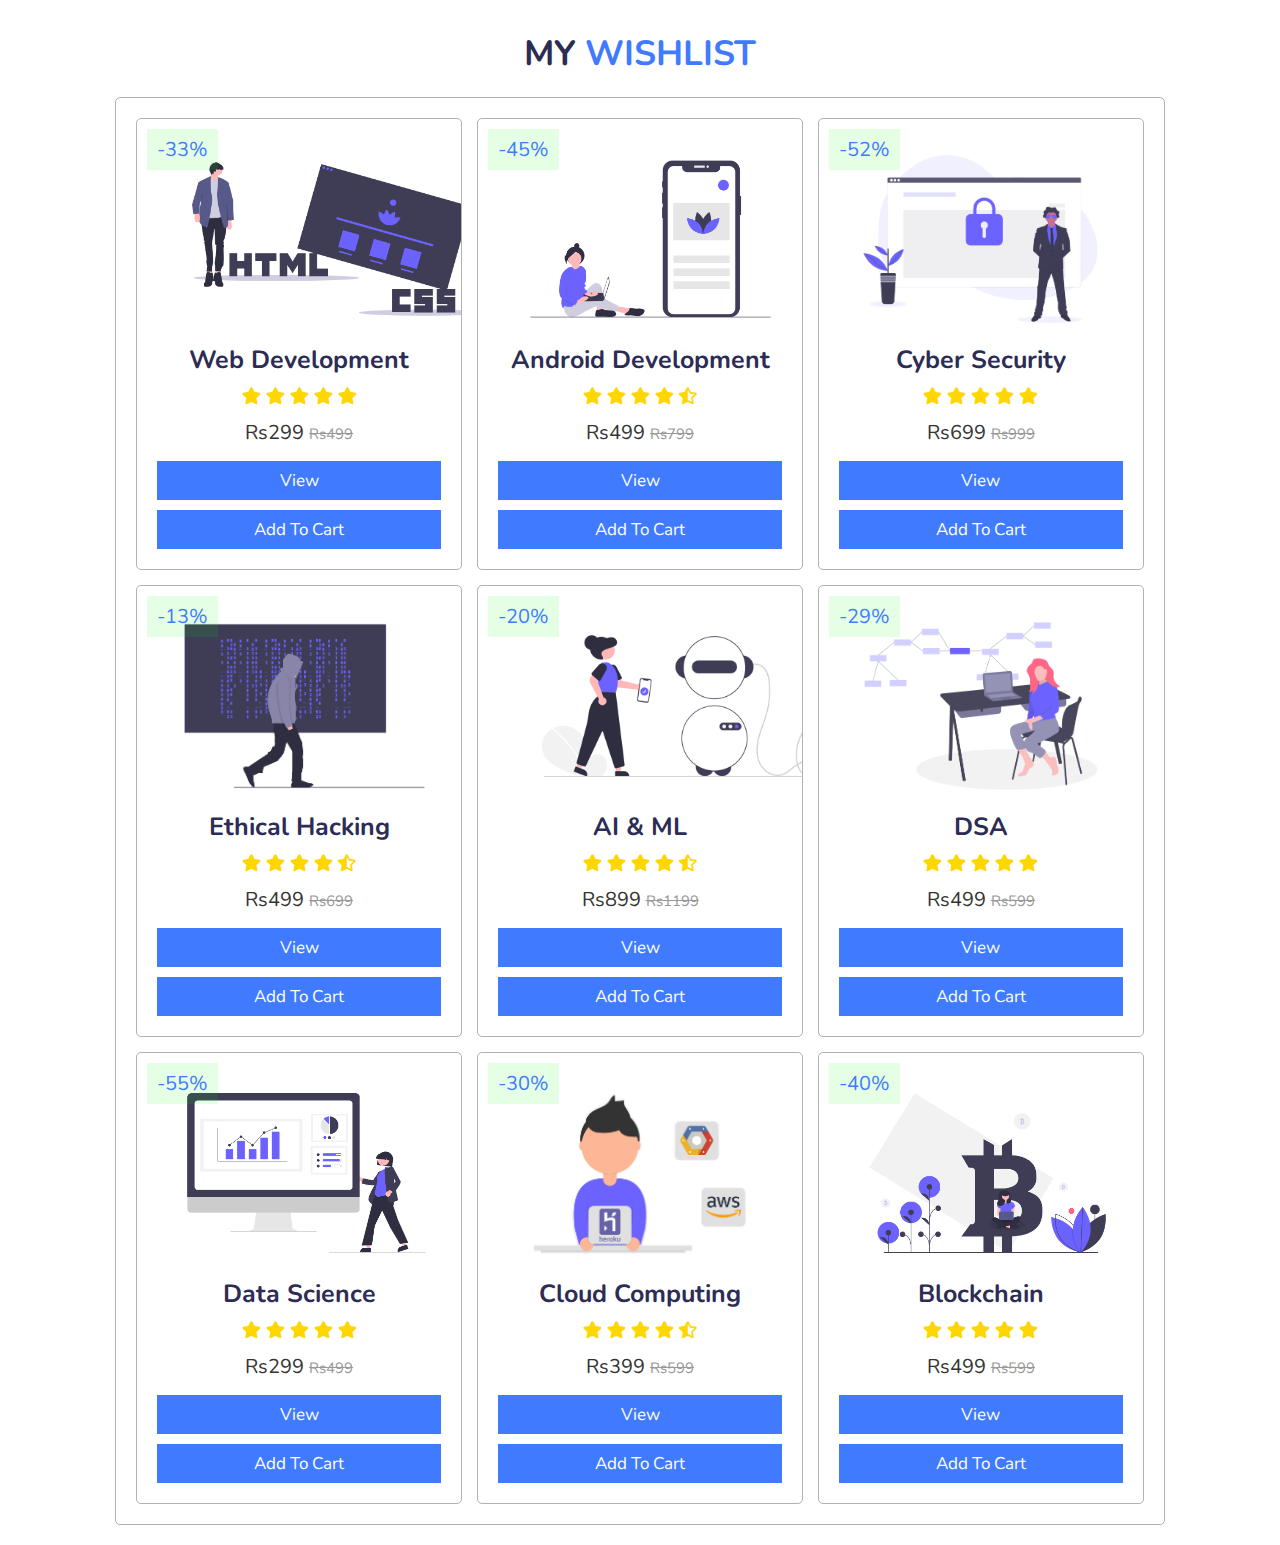
<file: wishlist/index.html>
<!DOCTYPE html>
<html lang="en">
<head>
    <meta charset="UTF-8">
    <meta name="viewport" content="width=device-width, initial-scale=1.0">
    <title>My Wishlist</title>

    <!-- font awesome cdn link  -->
    <link rel="stylesheet" href="https://cdnjs.cloudflare.com/ajax/libs/font-awesome/5.15.3/css/all.min.css">

    <!-- custom css file link  -->
    <link rel="stylesheet" href="css/style.css">

</head>
<body>


<!-- product section starts  -->

<section class="product" id="product">

    <h1 class="heading">My <span>Wishlist</span></h1>

    <div class="box-container">

        <div class="box">

          <div class="box-container">

              <div class="box">
                  <span class="discount">-33%</span>
                  <div class="icons">
                      <a href="#" class="fas fa-share"></a>
                      <a href="#" class="fas fa-eye"></a>
                  </div>
                  <img src="images/product-1.png" alt="">
                  <h3>Web Development</h3>
                  <div class="stars">
                      <i class="fas fa-star"></i>
                      <i class="fas fa-star"></i>
                      <i class="fas fa-star"></i>
                      <i class="fas fa-star"></i>
                      <i class="fas fa-star"></i>
                  </div>
                  <div class="price"> Rs299 <span> Rs499 </span> </div>

                  <a href="#" class="btn">View</a>
                  <a href="#" class="btn">add to cart</a>
              </div>

              <div class="box">
                  <span class="discount">-45%</span>
                  <div class="icons">
                      <a href="#" class="fas fa-share"></a>
                      <a href="#" class="fas fa-eye"></a>
                  </div>
                  <img src="images/product-2.png" alt="">
                  <h3>Android Development</h3>
                  <div class="stars">
                      <i class="fas fa-star"></i>
                      <i class="fas fa-star"></i>
                      <i class="fas fa-star"></i>
                      <i class="fas fa-star"></i>
                      <i class="fas fa-star-half-alt"></i>
                  </div>
                  <div class="price"> Rs499 <span> Rs799 </span> </div>

                  <a href="#" class="btn">View</a>
                  <a href="#" class="btn">add to cart</a>
              </div>

              <div class="box">
                  <span class="discount">-52%</span>
                  <div class="icons">
                      <a href="#" class="fas fa-share"></a>
                      <a href="#" class="fas fa-eye"></a>
                  </div>
                  <img src="images/product-3.png" alt="">
                  <h3>cyber security</h3>
                  <div class="stars">
                      <i class="fas fa-star"></i>
                      <i class="fas fa-star"></i>
                      <i class="fas fa-star"></i>
                      <i class="fas fa-star"></i>
                      <i class="fas fa-star"></i>
                  </div>
                  <div class="price"> Rs699 <span> Rs999 </span> </div>

                  <a href="#" class="btn">View</a>
                  <a href="#" class="btn">add to cart</a>
              </div>

              <div class="box">
                  <span class="discount">-13%</span>
                  <div class="icons">
                      <a href="#" class="fas fa-share"></a>
                      <a href="#" class="fas fa-eye"></a>
                  </div>
                  <img src="images/product-4.png" alt="">
                  <h3>ethical hacking</h3>
                  <div class="stars">
                      <i class="fas fa-star"></i>
                      <i class="fas fa-star"></i>
                      <i class="fas fa-star"></i>
                      <i class="fas fa-star"></i>
                      <i class="fas fa-star-half-alt"></i>
                  </div>
                  <div class="price"> Rs499 <span> Rs699 </span> </div>

                  <a href="#" class="btn">View</a>
                  <a href="#" class="btn">add to cart</a>
              </div>

              <div class="box">
                  <span class="discount">-20%</span>
                  <div class="icons">
                      <a href="#" class="fas fa-share"></a>
                      <a href="#" class="fas fa-eye"></a>
                  </div>
                  <img src="images/product-5.png" alt="">
                  <h3>AI & ML</h3>
                  <div class="stars">
                      <i class="fas fa-star"></i>
                      <i class="fas fa-star"></i>
                      <i class="fas fa-star"></i>
                      <i class="fas fa-star"></i>
                      <i class="fas fa-star-half-alt"></i>
                  </div>
                  <div class="price"> Rs899 <span> Rs1199 </span> </div>

                  <a href="#" class="btn">View</a>
                  <a href="#" class="btn">add to cart</a>
              </div>

              <div class="box">
                  <span class="discount">-29%</span>
                  <div class="icons">
                      <a href="#" class="fas fa-share"></a>
                      <a href="#" class="fas fa-eye"></a>
                  </div>
                  <img src="images/product-6.png" alt="">
                  <h3>DSA</h3>
                  <div class="stars">
                      <i class="fas fa-star"></i>
                      <i class="fas fa-star"></i>
                      <i class="fas fa-star"></i>
                      <i class="fas fa-star"></i>
                      <i class="fas fa-star"></i>
                  </div>
                  <div class="price"> Rs499 <span> Rs599 </span> </div>

                  <a href="#" class="btn">View</a>
                  <a href="#" class="btn">add to cart</a>
              </div>

              <div class="box">
                  <span class="discount">-55%</span>
                  <div class="icons">
                      <a href="#" class="fas fa-share"></a>
                      <a href="#" class="fas fa-eye"></a>
                  </div>
                  <img src="images/product-7.png" alt="">
                  <h3>data science</h3>
                  <div class="stars">
                      <i class="fas fa-star"></i>
                      <i class="fas fa-star"></i>
                      <i class="fas fa-star"></i>
                      <i class="fas fa-star"></i>
                      <i class="fas fa-star"></i>
                  </div>
                  <div class="price"> Rs299 <span> Rs499 </span> </div>

                  <a href="#" class="btn">View</a>
                  <a href="#" class="btn">add to cart</a>
              </div>

              <div class="box">
                  <span class="discount">-30%</span>
                  <div class="icons">
                      <a href="#" class="fas fa-share"></a>
                      <a href="#" class="fas fa-eye"></a>
                  </div>
                  <img src="images/product-8.png" alt="">
                  <h3>Cloud Computing</h3>
                  <div class="stars">
                      <i class="fas fa-star"></i>
                      <i class="fas fa-star"></i>
                      <i class="fas fa-star"></i>
                      <i class="fas fa-star"></i>
                      <i class="fas fa-star-half-alt"></i>
                  </div>
                  <div class="price"> Rs399 <span> Rs599 </span> </div>

                  <a href="#" class="btn">View</a>
                  <a href="#" class="btn">add to cart</a>
              </div>

              <div class="box">
                  <span class="discount">-40%</span>
                  <div class="icons">
                      <a href="#" class="fas fa-share"></a>
                      <a href="#" class="fas fa-eye"></a>
                  </div>
                  <img src="images/product-9.png" alt="">
                  <h3> Blockchain </h3>
                  <div class="stars">
                      <i class="fas fa-star"></i>
                      <i class="fas fa-star"></i>
                      <i class="fas fa-star"></i>
                      <i class="fas fa-star"></i>
                      <i class="fas fa-star"></i>
                  </div>
                  <div class="price"> Rs499 <span> Rs599 </span> </div>

                  <a href="#" class="btn">View</a>
                  <a href="#" class="btn">add to cart</a>
              </div>

          </div>

    </div>

</section>



<!-- custom js file link  -->
<script src="js/script.js"></script>

</body>
</html>
</file>
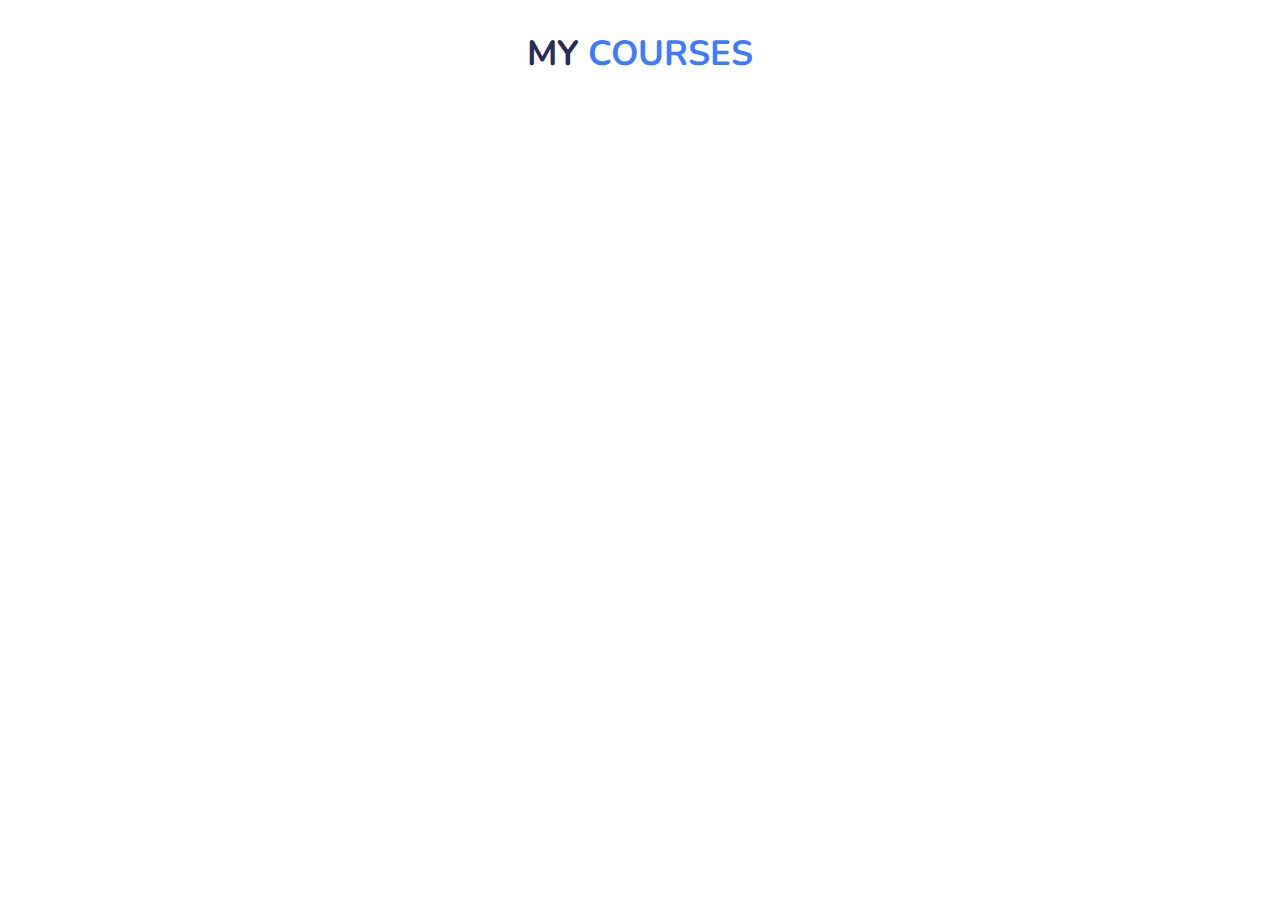
<file: logoutpage/HistoryPage/index.html>
<!DOCTYPE html>
<html lang="en">
<head>
    <meta charset="UTF-8">
    <meta name="viewport" content="width=device-width, initial-scale=1.0">
    <title>My Course </title>

    <!-- font awesome cdn link  -->
    <link rel="stylesheet" href="https://cdnjs.cloudflare.com/ajax/libs/font-awesome/5.15.3/css/all.min.css">

    <!-- custom css file link  -->
    <link rel="stylesheet" href="css/style.css">

</head>
<body>


<!-- product section starts  -->

<section class="product" id="product">

    <h1 class="heading">My <span>Courses</span></h1>

</section>



<!-- custom js file link  -->
<script src="js/script.js"></script>

</body>
</html>
</file>
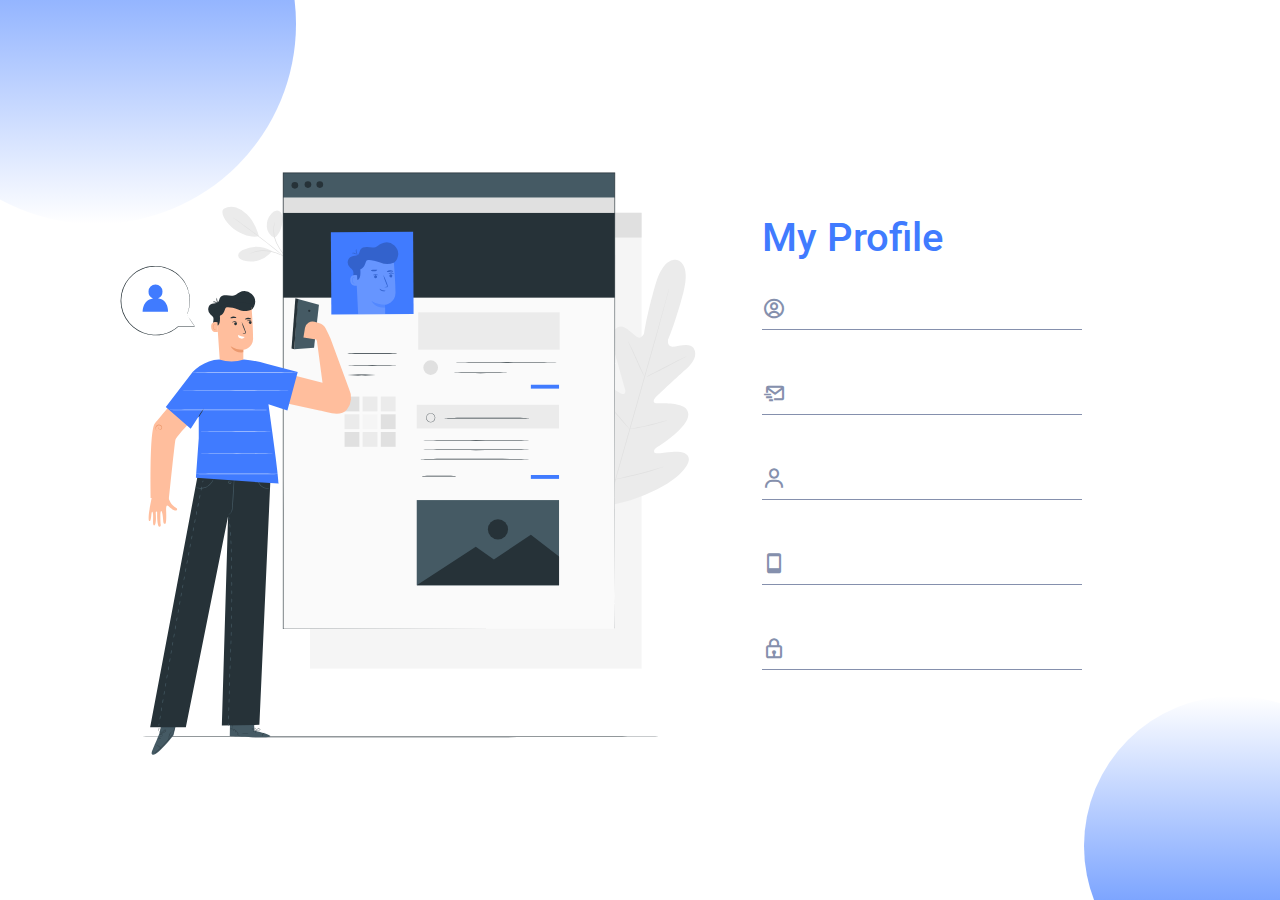
<file: logoutpage/ProfilePage/index.html>
<!DOCTYPE html>
<html lang="en">
    <head>
        <meta charset="UTF-8">
        <meta name="viewport" content="width=device-width, initial-scale=1.0">

        <!-- ===== CSS ===== -->
        <link rel="stylesheet" href="assets/css/styles.css">

        <!-- ===== BOX ICONS ===== -->
        <link href='https://cdn.jsdelivr.net/npm/boxicons@2.0.5/css/boxicons.min.css' rel='stylesheet'>

        <title>Profile Page</title>
    </head>
    <body>
        <div class="l-form">
            <div class="shape1"></div>
            <div class="shape2"></div>

            <div class="form">
                <img src="assets/img/Account.svg" alt="" class="form__img">

                <form action="" class="form__content">
                    <h1 class="form__title">My Profile</h1>

                    <div class="form__div form__div-one">
                        <div class="form__icon">
                            <i class='bx bx-user-circle'></i>
                        </div>

                        <div class="form__div-input">
                            <label for="" class="form__label"></label>
                        </div>
                    </div>


                    <div class="form__div form__div-one">
                        <div class="form__icon">
                            <i class='bx bx-mail-send'></i>
                        </div>

                        <div class="form__div-input">
                            <label for="" class="form__label"></label>
                        </div>
                    </div>

                    <div class="form__div form__div-one">
                        <div class="form__icon">
                            <i class='bx bx-user'></i>
                        </div>

                        <div class="form__div-input">
                            <label for="" class="form__label"></label>
                        </div>
                    </div>

                    <div class="form__div form__div-one">
                        <div class="form__icon">
                            <i class='bx bx-mobile'></i>
                        </div>

                        <div class="form__div-input">
                            <label for="" class="form__label"></label>
                        </div>
                    </div>

                    <div class="form__div">
                        <div class="form__icon">
                            <i class='bx bx-lock' ></i>
                        </div>

                        <div class="form__div-input">
                            <label for="" class="form__label"></label>
                        </div>
                    </div>

                </form>
            </div>

        </div>



        <!-- ===== MAIN JS ===== -->
        <script src="assets/js/main.js"></script>
    </body>
</html>
</file>
<file: css/style.css>
@import url('https://fonts.googleapis.com/css2?family=Nunito:wght@200;300;400;600;700&display=swap');

:root{
  --blue:#407BFF;
  --violet:#2c2c54;
}

*{
  font-family: 'Nunito', sans-serif;
  margin:0; padding:0;
  box-sizing: border-box;
  outline: none; border:none;
  text-decoration: none;
  text-transform: capitalize;
  transition: all .2s linear;
}

*::selection{
  background:var(--blue);
  color:#fff;
}

html{
  font-size: 62.5%;
  overflow-x: hidden;
  scroll-padding-top: 6.5rem;
  scroll-behavior: smooth;
}

section{
  padding:2rem 9%;
}

.btn{
  display: inline-block;
  margin-top: 1rem;
  background:var(--blue);
  color:#fff;
  padding:.8rem 3rem;
  font-size: 1.7rem;
  text-align: center;
  cursor: pointer;
}

.btn:hover{
  background:var(--violet);
}

.heading{
  text-align: center;
  color:var(--violet);
  text-transform: uppercase;
  padding:1rem;
  font-size: 3.5rem;
  padding-bottom: 2rem;
}

.heading span{
  color:var(--blue);
  text-transform: uppercase;
}

.header-1{
  background:#eee;
  display: flex;
  align-items: center;
  justify-content: space-between;
  padding:2rem 9%;
}

.logo{
  color:var(--violet);
  font-weight: bolder;
  font-size: 3rem;
}

.logo i{
  padding-right: .5rem;
  color:var(--blue);
}


.header-2{
  background:#fff;
  display: flex;
  align-items: center;
  justify-content: space-between;
  padding:2rem 9%;
  box-shadow: 0 .5rem 1rem rgba(0,0,0,.1);
  position: relative;
}

.header-2.active{
  position: fixed;
  top:0; left: 0; right:0;
  z-index: 10000;
}

.header-2 .navbar a{
  padding:.5rem 1.5rem;
  font-size: 2rem;
  border-radius: .5rem;
  color:var(--violet);
}

.header-2 .navbar a:hover{
  background:var(--blue);
  color:#fff;
}

.header-2 .icons a{
  font-size: 2.5rem;
  color:var(--violet);
  padding-left: 1rem;
}

.header-2 .icons a:hover{
  color:var(--blue);
}

#menu-bar{
  font-size: 3rem;
  border-radius: .5rem;
  border:.1rem solid var(--violet);
  padding:.8rem 1.5rem;
  color:var(--violet);
  cursor: pointer;
  display: none;
}

.home{
  display: flex;
  align-items: center;
  justify-content: center;
  flex-wrap: wrap;
}

.home .image{
  flex:1 1 40rem;
  padding-top: 5rem;
}

.home .image img{
  width:100%;
}

.home .content{
  flex:1 1 40rem;
}

.home .content span{
  font-size: 3rem;
  color:#666;
}

.home .content h3{
  font-size: 5rem;
  color:var(--violet);
}


.product .box-container{
  display: flex;
  flex-wrap: wrap;
  gap:1.5rem;
}

.product .box-container .box{
  flex:1 1 30rem;
  text-align: center;
  padding:2rem;
  border:.1rem solid rgba(0,0,0,.3);
  border-radius: .5rem;
  overflow: hidden;
  position: relative;
}

.product .box-container .box img{
  height: 20rem;
}

.product .box-container .box .discount{
  position: absolute;
  top:1rem; left: 1rem;
  background:rgba(0,255,0,.1);
  color:var(--blue);
  padding:.7rem 1rem;
  font-size: 2rem;
}

.product .box-container .box .icons{
  position: absolute;
  top:.5rem; right:-6rem;
}

.product .box-container .box:hover .icons{
  right:1rem;
}

.product .box-container .box .icons a{
  display: block;
  height:4.5rem;
  width:4.5rem;
  line-height: 4.5rem;
  font-size: 1.7rem;
  color:var(--violet);
  background:rgba(0,0,0,.05);
  border-radius: 50%;
  margin-top: .7rem;
}

.product .box-container .box .icons a:hover{
  background:var(--blue);
  color:#fff;
}

.product .box-container .box h3{
  color:var(--violet);
  font-size: 2.5rem;
}

.product .box-container .box .stars i{
  padding:1rem .1rem;
  font-size: 1.7rem;
  color:gold;
}

.product .box-container .box .price{
  font-size: 2rem;
  color:#333;
  padding:.5rem 0;
}

.product .box-container .box .price span{
  font-size: 1.5rem;
  color:#999;
  text-decoration: line-through;
}

.product .box-container .box .quantity{
  display: flex;
  align-items: center;
  justify-content: center;
  padding-top: 1rem;
  padding-bottom: .5rem;
}

.product .box-container .box .quantity span{
  padding:0 .7rem;
  font-size: 1.7rem;
}

.product .box-container .box .quantity input{
  border:.1rem solid rgba(0,0,0,.3);
  font-size: 1.5rem;
  font-weight: bolder;
  color:var(--violet);
  padding:.5rem;
  background:rgba(0,0,0,.05);
}

.product .box-container .box .btn{
  display: block;
}


.contact form{
  text-align: center;
  padding:2rem;
  border:.1rem solid rgba(0,0,0,.3);
}

.contact form .inputBox{
  display: flex;
  justify-content: space-between;
  flex-wrap: wrap;
}

.contact form .inputBox input, .contact form textarea{
  padding:1rem;
  font-size: 1.7rem;
  background:#f7f7f7;
  text-transform: none;
  margin:1rem 0;
  border:.1rem solid rgba(0,0,0,.3);
  width: 49%;
}

.contact form textarea{
  height: 20rem;
  resize: none;
  width: 100%;
}

.newsletter{
  background:url(../images/newsletter-bg.jpg) no-repeat;
  background-size: cover;
  background-position: center;
  text-align: center;
  padding:5rem 2rem;
}

.newsletter h3{
  font-size: 3rem;
  color:var(--violet);
}

.newsletter form{
  max-width: 55rem;
  display: flex;
  align-items: center;
  margin:1rem auto;
  padding:1.5rem;
  background:rgba(0,0,0,.1);
}

.newsletter form .box{
  width:100%;
  padding:.7rem 1.5rem;
  font-size: 1.7rem;
  color:#333;
  text-transform: none;
}

.newsletter form .btn{
  margin-top: 0;
}

.footer .box-container{
  display: flex;
  gap:1.5rem;
  flex-wrap: wrap;
}

.footer .box-container .box{
  padding:1rem 0;
  flex:1 1 25rem;
}

.footer .box-container .box .share a{
  padding:0;
  height:4rem;
  width:4rem;
  line-height: 4rem;
  text-align: center;
}

.footer .box-container .box h3{
  font-size: 2.5rem;
  color:var(--violet);
}

.footer .box-container .box p{
  font-size: 1.3rem;
  color:#666;
  padding:.7rem 0;
}

.footer .box-container .box .links{
  padding:1rem 0;
}

.footer .box-container .box .links a{
  display: block;
  padding:.5rem 0;
  font-size: 1.7rem;
  color:#333;
}

.footer .box-container .box .links a:hover{
  text-decoration: underline;
  color:var(--blue);
}

.footer .credit{
  padding:2.5rem 1rem;
  border-top: .1rem solid rgba(0,0,0,.1);
  margin-top: 1rem;
  text-align: center;
  font-size: 2rem;
}

.footer .credit span{
  color:var(--blue);
}









/* media queries  */

@media(max-width:1200px){

  html{
    font-size: 55%;
  }
}

@media(max-width:991px){

  .header-1,
  .header-2{
    padding:2rem;
  }

  section{
    padding:2rem;
  }

}

@media(max-width:768px){

  #menu-bar{
    display: initial;
  }

  .header-2 .navbar{
    position: absolute;
    top:100%; left: 0; right:0;
    background:var(--violet);
    padding:1rem 2rem;
    display: none;
  }

  .header-2 .navbar.active{
    display: initial;
  }

  .header-2 .navbar a{
    font-size: 2.5rem;
    display: block;
    text-align: center;
    background:#fff;
    padding:1rem;
    margin:1.5rem 0;
  }

  .home .content{
    text-align: center;
  }

  .home .content h3{
    font-size: 4rem;
  }



  .contact form .inputBox input{
    width:100%;
  }

  .newsletter h3{
    font-size: 2.2rem;
  }

}

@media(max-width:450px){

  html{
    font-size: 50%;
  }

  .heading{
    font-size: 3rem;
  }

  .header-1{
    flex-flow: column;
  }


  }

}
</file>
<file: HistoryPage/css/style.css>
@import url('https://fonts.googleapis.com/css2?family=Nunito:wght@200;300;400;600;700&display=swap');

:root{
  --blue:#407BFF;
  --violet:#2c2c54;
}

*{
  font-family: 'Nunito', sans-serif;
  margin:0; padding:0;
  box-sizing: border-box;
  outline: none; border:none;
  text-decoration: none;
  text-transform: capitalize;
  transition: all .2s linear;
}

*::selection{
  background:var(--blue);
  color:#fff;
}

html{
  font-size: 62.5%;
  overflow-x: hidden;
  scroll-padding-top: 6.5rem;
  scroll-behavior: smooth;
}

section{
  padding:2rem 9%;
}

.btn{
  display: inline-block;
  margin-top: 1rem;
  background:var(--blue);
  color:#fff;
  padding:.8rem 3rem;
  font-size: 1.7rem;
  text-align: center;
  cursor: pointer;
}

.btn:hover{
  background:var(--violet);
}

.heading{
  text-align: center;
  color:var(--violet);
  text-transform: uppercase;
  padding:1rem;
  font-size: 3.5rem;
  padding-bottom: 2rem;
}

.heading span{
  color:var(--blue);
  text-transform: uppercase;
}

.header-1{
  background:#eee;
  display: flex;
  align-items: center;
  justify-content: space-between;
  padding:2rem 9%;
}

.logo{
  color:var(--violet);
  font-weight: bolder;
  font-size: 3rem;
}

.logo i{
  padding-right: .5rem;
  color:var(--blue);
}


.header-2{
  background:#fff;
  display: flex;
  align-items: center;
  justify-content: space-between;
  padding:2rem 9%;
  box-shadow: 0 .5rem 1rem rgba(0,0,0,.1);
  position: relative;
}

.header-2.active{
  position: fixed;
  top:0; left: 0; right:0;
  z-index: 10000;
}

.header-2 .navbar a{
  padding:.5rem 1.5rem;
  font-size: 2rem;
  border-radius: .5rem;
  color:var(--violet);
}

.header-2 .navbar a:hover{
  background:var(--blue);
  color:#fff;
}

.header-2 .icons a{
  font-size: 2.5rem;
  color:var(--violet);
  padding-left: 1rem;
}

.header-2 .icons a:hover{
  color:var(--blue);
}

#menu-bar{
  font-size: 3rem;
  border-radius: .5rem;
  border:.1rem solid var(--violet);
  padding:.8rem 1.5rem;
  color:var(--violet);
  cursor: pointer;
  display: none;
}

.home{
  display: flex;
  align-items: center;
  justify-content: center;
  flex-wrap: wrap;
}

.home .image{
  flex:1 1 40rem;
  padding-top: 5rem;
}

.home .image img{
  width:100%;
}

.home .content{
  flex:1 1 40rem;
}

.home .content span{
  font-size: 3rem;
  color:#666;
}

.home .content h3{
  font-size: 5rem;
  color:var(--violet);
}


.product .box-container{
  display: flex;
  flex-wrap: wrap;
  gap:1.5rem;
}

.product .box-container .box{
  flex:1 1 30rem;
  text-align: center;
  padding:2rem;
  border:.1rem solid rgba(0,0,0,.3);
  border-radius: .5rem;
  overflow: hidden;
  position: relative;
}

.product .box-container .box img{
  height: 20rem;
}

.product .box-container .box .discount{
  position: absolute;
  top:1rem; left: 1rem;
  background:rgba(0,255,0,.1);
  color:var(--blue);
  padding:.7rem 1rem;
  font-size: 2rem;
}

.product .box-container .box .icons{
  position: absolute;
  top:.5rem; right:-6rem;
}

.product .box-container .box:hover .icons{
  right:1rem;
}

.product .box-container .box .icons a{
  display: block;
  height:4.5rem;
  width:4.5rem;
  line-height: 4.5rem;
  font-size: 1.7rem;
  color:var(--violet);
  background:rgba(0,0,0,.05);
  border-radius: 50%;
  margin-top: .7rem;
}

.product .box-container .box .icons a:hover{
  background:var(--blue);
  color:#fff;
}

.product .box-container .box h3{
  color:var(--violet);
  font-size: 2.5rem;
}

.product .box-container .box .stars i{
  padding:1rem .1rem;
  font-size: 1.7rem;
  color:gold;
}

.product .box-container .box .price{
  font-size: 2rem;
  color:#333;
  padding:.5rem 0;
}

.product .box-container .box .price span{
  font-size: 1.5rem;
  color:#999;
  text-decoration: line-through;
}

.product .box-container .box .quantity{
  display: flex;
  align-items: center;
  justify-content: center;
  padding-top: 1rem;
  padding-bottom: .5rem;
}

.product .box-container .box .quantity span{
  padding:0 .7rem;
  font-size: 1.7rem;
}

.product .box-container .box .quantity input{
  border:.1rem solid rgba(0,0,0,.3);
  font-size: 1.5rem;
  font-weight: bolder;
  color:var(--violet);
  padding:.5rem;
  background:rgba(0,0,0,.05);
}

.product .box-container .box .btn{
  display: block;
}







/* media queries  */

@media(max-width:1200px){

  html{
    font-size: 55%;
  }
}

@media(max-width:991px){

  .header-1,
  .header-2{
    padding:2rem;
  }

  section{
    padding:2rem;
  }

}

@media(max-width:768px){

  #menu-bar{
    display: initial;
  }

  .header-2 .navbar{
    position: absolute;
    top:100%; left: 0; right:0;
    background:var(--violet);
    padding:1rem 2rem;
    display: none;
  }

  .header-2 .navbar.active{
    display: initial;
  }

  .header-2 .navbar a{
    font-size: 2.5rem;
    display: block;
    text-align: center;
    background:#fff;
    padding:1rem;
    margin:1.5rem 0;
  }

  .home .content{
    text-align: center;
  }

  .home .content h3{
    font-size: 4rem;
  }


}

@media(max-width:450px){

  html{
    font-size: 50%;
  }

  .heading{
    font-size: 3rem;
  }

  .header-1{
    flex-flow: column;
  }


  }

}
</file>
<file: login/assets/css/styles.css>
/*===== GOOGLE FONTS =====*/
@import url("https://fonts.googleapis.com/css2?family=Roboto:wght@400;500&display=swap");

/*===== VARIABLES CSS =====*/

/*=== Colores ===*/
:root{
    --first-color: #407BFF;
    --text-color: #8590AD;
}

/*=== Fuente y tipografia ===*/
:root{
    --body-font: 'Roboto', sans-serif;
    --big-font-size: 2rem;
    --normal-font-size: 0.938rem;
    --smaller-font-size: 0.875rem;
}
@media screen and (min-width: 768px){
    :root{
        --big-font-size: 2.5rem;
        --normal-font-size: 1rem;
    }
}

/*===== BASE =====*/
*,::before,::after{
    box-sizing: border-box;
}
body{
    margin: 0;
    padding: 0;
    font-family: var(--body-font);
    color: var(--first-color);
}
h1{
    margin: 0;
}
a{
    text-decoration: none;
}
img{
    max-width: 100%;
    height: auto;
}
/*===== FORM =====*/
.l-form{
    position: relative;
    height: 100vh;
    overflow: hidden;
}

/*=== Shapes ===*/
.shape1,
.shape2{
    position: absolute;
    width: 200px;
    height: 200px;
    border-radius: 50%;
}
.shape1{
    top: -7rem;
    left: -3.5rem;
    background: linear-gradient(180deg, var(--first-color) 0%, rgba(196,196,196,0) 100%);
}
.shape2{
    bottom: -6rem;
    right: -5.5rem;
    background: linear-gradient(180deg, var(--first-color) 0%, rgba(196,196,196,0) 100%);
    transform: rotate(180deg);
}
/*=== Form ===*/
.form{
    height: 100vh;
    display: grid;
    justify-content: center;
    align-items: center;
    padding: 0 1rem;
}
.form__content{
    width: 290px;
}
.form__img{
    display: none;
}
.form__title{
    font-size: var(--big-font-size);
    font-weight: 500;
    margin-bottom: 2rem;
}
.form__div{
    position: relative;
    display: grid;
    grid-template-columns: 7% 93%;
    margin-bottom: 1rem;
    padding: .25rem 0;
    border-bottom: 1px solid var(--text-color);
}
/*=== Div focus ===*/
.form__div.focus{
    border-bottom: 1px solid var(--first-color);
}

.form__div-one{
    margin-bottom: 3rem;
}

.form__icon{
    font-size: 1.5rem;
    color: var(--text-color);
    transition: .3s;
}
/*=== Icon focus ===*/
.form__div.focus .form__icon{
    color: var(--first-color);
}

.form__label{
    display: block;
    position: absolute;
    left: .75rem;
    top: .25rem;
    font-size: var(--normal-font-size);
    color: var(--text-color);
    transition: .3s;
}
/*=== Label focus ===*/
.form__div.focus .form__label{
    top: -1.5rem;
    font-size: .875rem;
    color: var(--first-color);
}

.form__div-input{
    position: relative;
}
.form__input{
    position: absolute;
    top: 0;
    left: 0;
    width: 100%;
    height: 100%;
    border: none;
    outline: none;
    background: none;
    padding: .5rem .75rem;
    font-size: 1.2rem;
    color: var(--first-color);
    transition: .3s;
}
.form__forgot{
    display: block;
    text-align: right;
    margin-bottom: 2rem;
    font-size: var(--normal-font-size);
    color: var(--text-color);
    font-weight: 500;
    transition: .5;
}
.form__forgot:hover{
    color: var(--first-color);
    transition: .5s;
}
.form__button{
    width: 100%;
    padding: 1rem;
    font-size: var(--normal-font-size);
    outline: none;
    border: none;
    margin-bottom: 3rem;
    background-color: var(--first-color);
    color: #fff;
    border-radius: .5rem;
    cursor: pointer;
    transition: .3s;
}
.form__button:hover{
    box-shadow: 0px 15px 36px rgba(0,0,0,.15);
}

/*=== Form social===*/
.form__social{
    text-align: center;
}
.form__social-text{
    display: block;
    font-size: var(--normal-font-size);
    margin-bottom: 1rem;
}
.form__social-icon{
    display: inline-flex;
    justify-content: center;
    align-items: center;
    width: 30px;
    height: 30px;
    margin-right: 1rem;
    padding: .5rem;
    background-color: var(--text-color);
    color: #fff;
    font-size: 1.25rem;
    border-radius: 50%;
}
.form__social-icon:hover{
    background-color: var(--first-color);
}
/*===== MEDIA QUERIS =====*/
@media screen and (min-width: 968px){
    .shape1{
        width: 400px;
        height: 400px;
        top: -11rem;
        left: -6.5rem;
    }
    .shape2{
        width: 300px;
        height: 300px;
        right: -6.5rem;
    }

    .form{
        grid-template-columns: 1.5fr 1fr;
        padding: 0 2rem;
    }
    .form__content{
        width: 320px;
    }
    .form__img{
        display: block;
        width: 700px;
        justify-self: center;
    }
}
</file>
<file: logoutpage/css/style.css>
@import url('https://fonts.googleapis.com/css2?family=Nunito:wght@200;300;400;600;700&display=swap');

:root{
  --blue:#407BFF;
  --violet:#2c2c54;
}

*{
  font-family: 'Nunito', sans-serif;
  margin:0; padding:0;
  box-sizing: border-box;
  outline: none; border:none;
  text-decoration: none;
  text-transform: capitalize;
  transition: all .2s linear;
}

*::selection{
  background:var(--blue);
  color:#fff;
}

html{
  font-size: 62.5%;
  overflow-x: hidden;
  scroll-padding-top: 6.5rem;
  scroll-behavior: smooth;
}

section{
  padding:2rem 9%;
}

.btn{
  display: inline-block;
  margin-top: 1rem;
  background:var(--blue);
  color:#fff;
  padding:.8rem 3rem;
  font-size: 1.7rem;
  text-align: center;
  cursor: pointer;
}

.btn:hover{
  background:var(--violet);
}

.heading{
  text-align: center;
  color:var(--violet);
  text-transform: uppercase;
  padding:1rem;
  font-size: 3.5rem;
  padding-bottom: 2rem;
}

.heading span{
  color:var(--blue);
  text-transform: uppercase;
}

.header-1{
  background:#eee;
  display: flex;
  align-items: center;
  justify-content: space-between;
  padding:2rem 9%;
}

.logo{
  color:var(--violet);
  font-weight: bolder;
  font-size: 3rem;
}

.logo i{
  padding-right: .5rem;
  color:var(--blue);
}


.header-2{
  background:#fff;
  display: flex;
  align-items: center;
  justify-content: space-between;
  padding:2rem 9%;
  box-shadow: 0 .5rem 1rem rgba(0,0,0,.1);
  position: relative;
}

.header-2.active{
  position: fixed;
  top:0; left: 0; right:0;
  z-index: 10000;
}

.header-2 .navbar a{
  padding:.5rem 1.5rem;
  font-size: 2rem;
  border-radius: .5rem;
  color:var(--violet);
}

.header-2 .navbar a:hover{
  background:var(--blue);
  color:#fff;
}

.header-2 .icons a{
  font-size: 2.5rem;
  color:var(--violet);
  padding-left: 1rem;
}

.header-2 .icons a:hover{
  color:var(--blue);
}

#menu-bar{
  font-size: 3rem;
  border-radius: .5rem;
  border:.1rem solid var(--violet);
  padding:.8rem 1.5rem;
  color:var(--violet);
  cursor: pointer;
  display: none;
}

.home{
  display: flex;
  align-items: center;
  justify-content: center;
  flex-wrap: wrap;
}

.home .image{
  flex:1 1 40rem;
  padding-top: 5rem;
}

.home .image img{
  width:100%;
}

.home .content{
  flex:1 1 40rem;
}

.home .content span{
  font-size: 3rem;
  color:#666;
}

.home .content h3{
  font-size: 5rem;
  color:var(--violet);
}


.product .box-container{
  display: flex;
  flex-wrap: wrap;
  gap:1.5rem;
}

.product .box-container .box{
  flex:1 1 30rem;
  text-align: center;
  padding:2rem;
  border:.1rem solid rgba(0,0,0,.3);
  border-radius: .5rem;
  overflow: hidden;
  position: relative;
}

.product .box-container .box img{
  height: 20rem;
}

.product .box-container .box .discount{
  position: absolute;
  top:1rem; left: 1rem;
  background:rgba(0,255,0,.1);
  color:var(--blue);
  padding:.7rem 1rem;
  font-size: 2rem;
}

.product .box-container .box .icons{
  position: absolute;
  top:.5rem; right:-6rem;
}

.product .box-container .box:hover .icons{
  right:1rem;
}

.product .box-container .box .icons a{
  display: block;
  height:4.5rem;
  width:4.5rem;
  line-height: 4.5rem;
  font-size: 1.7rem;
  color:var(--violet);
  background:rgba(0,0,0,.05);
  border-radius: 50%;
  margin-top: .7rem;
}

.product .box-container .box .icons a:hover{
  background:var(--blue);
  color:#fff;
}

.product .box-container .box h3{
  color:var(--violet);
  font-size: 2.5rem;
}

.product .box-container .box .stars i{
  padding:1rem .1rem;
  font-size: 1.7rem;
  color:gold;
}

.product .box-container .box .price{
  font-size: 2rem;
  color:#333;
  padding:.5rem 0;
}

.product .box-container .box .price span{
  font-size: 1.5rem;
  color:#999;
  text-decoration: line-through;
}

.product .box-container .box .quantity{
  display: flex;
  align-items: center;
  justify-content: center;
  padding-top: 1rem;
  padding-bottom: .5rem;
}

.product .box-container .box .quantity span{
  padding:0 .7rem;
  font-size: 1.7rem;
}

.product .box-container .box .quantity input{
  border:.1rem solid rgba(0,0,0,.3);
  font-size: 1.5rem;
  font-weight: bolder;
  color:var(--violet);
  padding:.5rem;
  background:rgba(0,0,0,.05);
}

.product .box-container .box .btn{
  display: block;
}


.contact form{
  text-align: center;
  padding:2rem;
  border:.1rem solid rgba(0,0,0,.3);
}

.contact form .inputBox{
  display: flex;
  justify-content: space-between;
  flex-wrap: wrap;
}

.contact form .inputBox input, .contact form textarea{
  padding:1rem;
  font-size: 1.7rem;
  background:#f7f7f7;
  text-transform: none;
  margin:1rem 0;
  border:.1rem solid rgba(0,0,0,.3);
  width: 49%;
}

.contact form textarea{
  height: 20rem;
  resize: none;
  width: 100%;
}

.newsletter{
  background:url(../images/newsletter-bg.jpg) no-repeat;
  background-size: cover;
  background-position: center;
  text-align: center;
  padding:5rem 2rem;
}

.newsletter h3{
  font-size: 3rem;
  color:var(--violet);
}

.newsletter form{
  max-width: 55rem;
  display: flex;
  align-items: center;
  margin:1rem auto;
  padding:1.5rem;
  background:rgba(0,0,0,.1);
}

.newsletter form .box{
  width:100%;
  padding:.7rem 1.5rem;
  font-size: 1.7rem;
  color:#333;
  text-transform: none;
}

.newsletter form .btn{
  margin-top: 0;
}

.footer .box-container{
  display: flex;
  gap:1.5rem;
  flex-wrap: wrap;
}

.footer .box-container .box{
  padding:1rem 0;
  flex:1 1 25rem;
}

.footer .box-container .box .share a{
  padding:0;
  height:4rem;
  width:4rem;
  line-height: 4rem;
  text-align: center;
}

.footer .box-container .box h3{
  font-size: 2.5rem;
  color:var(--violet);
}

.footer .box-container .box p{
  font-size: 1.3rem;
  color:#666;
  padding:.7rem 0;
}

.footer .box-container .box .links{
  padding:1rem 0;
}

.footer .box-container .box .links a{
  display: block;
  padding:.5rem 0;
  font-size: 1.7rem;
  color:#333;
}

.footer .box-container .box .links a:hover{
  text-decoration: underline;
  color:var(--blue);
}

.footer .credit{
  padding:2.5rem 1rem;
  border-top: .1rem solid rgba(0,0,0,.1);
  margin-top: 1rem;
  text-align: center;
  font-size: 2rem;
}

.footer .credit span{
  color:var(--blue);
}









/* media queries  */

@media(max-width:1200px){

  html{
    font-size: 55%;
  }
}

@media(max-width:991px){

  .header-1,
  .header-2{
    padding:2rem;
  }

  section{
    padding:2rem;
  }

}

@media(max-width:768px){

  #menu-bar{
    display: initial;
  }

  .header-2 .navbar{
    position: absolute;
    top:100%; left: 0; right:0;
    background:var(--violet);
    padding:1rem 2rem;
    display: none;
  }

  .header-2 .navbar.active{
    display: initial;
  }

  .header-2 .navbar a{
    font-size: 2.5rem;
    display: block;
    text-align: center;
    background:#fff;
    padding:1rem;
    margin:1.5rem 0;
  }

  .home .content{
    text-align: center;
  }

  .home .content h3{
    font-size: 4rem;
  }



  .contact form .inputBox input{
    width:100%;
  }

  .newsletter h3{
    font-size: 2.2rem;
  }

}

@media(max-width:450px){

  html{
    font-size: 50%;
  }

  .heading{
    font-size: 3rem;
  }

  .header-1{
    flex-flow: column;
  }


  }

}
</file>
<file: ProfilePage/assets/css/styles.css>
/*===== GOOGLE FONTS =====*/
@import url("https://fonts.googleapis.com/css2?family=Roboto:wght@400;500&display=swap");

/*===== VARIABLES CSS =====*/

/*=== Colores ===*/
:root{
    --first-color: #407BFF;
    --text-color: #8590AD;
}

/*=== Font and typography ===*/
:root{
    --body-font: 'Roboto', sans-serif;
    --big-font-size: 2rem;
    --normal-font-size: 0.938rem;
    --smaller-font-size: 0.875rem;
}
@media screen and (min-width: 768px){
    :root{
        --big-font-size: 2.5rem;
        --normal-font-size: 1rem;
    }
}

/*===== BASE =====*/
*,::before,::after{
    box-sizing: border-box;
}
body{
    margin: 0;
    padding: 0;
    font-family: var(--body-font);
    color: var(--first-color);
}
h1{
    margin: 0;
}
a{
    text-decoration: none;
}
img{
    max-width: 100%;
    height: auto;
}
/*===== FORM =====*/
.l-form{
    position: relative;
    height: 100vh;
    overflow: hidden;
}

/*=== Shapes ===*/
.shape1,
.shape2{
    position: absolute;
    width: 200px;
    height: 200px;
    border-radius: 50%;
}
.shape1{
    top: -7rem;
    left: -3.5rem;
    background: linear-gradient(180deg, var(--first-color) 0%, rgba(196,196,196,0) 100%);
}
.shape2{
    bottom: -6rem;
    right: -5.5rem;
    background: linear-gradient(180deg, var(--first-color) 0%, rgba(196,196,196,0) 100%);
    transform: rotate(180deg);
}
/*=== Form ===*/
.form{
    height: 100vh;
    display: grid;
    justify-content: center;
    align-items: center;
    padding: 0 1rem;
}
.form__content{
    width: 290px;
}
.form__img{
    display: none;
}
.form__title{
    font-size: var(--big-font-size);
    font-weight: 500;
    margin-bottom: 2rem;
}
.form__div{
    position: relative;
    display: grid;
    grid-template-columns: 7% 93%;
    margin-bottom: 1rem;
    padding: .25rem 0;
    border-bottom: 1px solid var(--text-color);
}
/*=== Div focus ===*/
.form__div.focus{
    border-bottom: 1px solid var(--first-color);
}

.form__div-one{
    margin-bottom: 3rem;
}

.form__icon{
    font-size: 1.5rem;
    color: var(--text-color);
    transition: .3s;
}
/*=== Icon focus ===*/
.form__div.focus .form__icon{
    color: var(--first-color);
}

.form__label{
    display: block;
    position: absolute;
    left: .75rem;
    top: .25rem;
    font-size: var(--normal-font-size);
    color: var(--text-color);
    transition: .3s;
}
/*=== Label focus ===*/
.form__div.focus .form__label{
    top: -1.5rem;
    font-size: .875rem;
    color: var(--first-color);
}

.form__div-input{
    position: relative;
}
.form__input{
    position: absolute;
    top: 0;
    left: 0;
    width: 100%;
    height: 100%;
    border: none;
    outline: none;
    background: none;
    padding: .5rem .75rem;
    font-size: 1.2rem;
    color: var(--first-color);
    transition: .3s;
}
.form__forgot{
    display: block;
    text-align: right;
    margin-bottom: 2rem;
    font-size: var(--normal-font-size);
    color: var(--text-color);
    font-weight: 500;
    transition: .5;
}
.form__forgot:hover{
    color: var(--first-color);
    transition: .5s;
}
.form__button{
    width: 100%;
    padding: 1rem;
    font-size: var(--normal-font-size);
    outline: none;
    border: none;
    margin-bottom: 3rem;
    background-color: var(--first-color);
    color: #fff;
    border-radius: .5rem;
    cursor: pointer;
    transition: .3s;
}
.form__button:hover{
    box-shadow: 0px 15px 36px rgba(0,0,0,.15);
}

/*=== Form social===*/
.form__social{
    text-align: center;
}
.form__social-text{
    display: block;
    font-size: var(--normal-font-size);
    margin-bottom: 1rem;
}
.form__social-icon{
    display: inline-flex;
    justify-content: center;
    align-items: center;
    width: 30px;
    height: 30px;
    margin-right: 1rem;
    padding: .5rem;
    background-color: var(--text-color);
    color: #fff;
    font-size: 1.25rem;
    border-radius: 50%;
}
.form__social-icon:hover{
    background-color: var(--first-color);
}
/*===== MEDIA QUERIS =====*/
@media screen and (min-width: 968px){
    .shape1{
        width: 400px;
        height: 400px;
        top: -11rem;
        left: -6.5rem;
    }
    .shape2{
        width: 300px;
        height: 300px;
        right: -6.5rem;
    }

    .form{
        grid-template-columns: 1.5fr 1fr;
        padding: 0 2rem;
    }
    .form__content{
        width: 320px;
    }
    .form__img{
        display: block;
        width: 700px;
        justify-self: center;
    }
}
</file>
<file: Signup/assets/css/styles.css>
/*===== GOOGLE FONTS =====*/
@import url("https://fonts.googleapis.com/css2?family=Roboto:wght@400;500&display=swap");

/*===== VARIABLES CSS =====*/

/*=== Colores ===*/
:root{
    --first-color: #407BFF;
    --text-color: #8590AD;
}

/*=== Font and typography ===*/
:root{
    --body-font: 'Roboto', sans-serif;
    --big-font-size: 2rem;
    --normal-font-size: 0.938rem;
    --smaller-font-size: 0.875rem;
}
@media screen and (min-width: 768px){
    :root{
        --big-font-size: 2.5rem;
        --normal-font-size: 1rem;
    }
}

/*===== BASE =====*/
*,::before,::after{
    box-sizing: border-box;
}
body{
    margin: 0;
    padding: 0;
    font-family: var(--body-font);
    color: var(--first-color);
}
h1{
    margin: 0;
}
a{
    text-decoration: none;
}
img{
    max-width: 100%;
    height: auto;
}
/*===== FORM =====*/
.l-form{
    position: relative;
    height: 100vh;
    overflow: hidden;
}

/*=== Shapes ===*/
.shape1,
.shape2{
    position: absolute;
    width: 200px;
    height: 200px;
    border-radius: 50%;
}
.shape1{
    top: -7rem;
    left: -3.5rem;
    background: linear-gradient(180deg, var(--first-color) 0%, rgba(196,196,196,0) 100%);
}
.shape2{
    bottom: -6rem;
    right: -5.5rem;
    background: linear-gradient(180deg, var(--first-color) 0%, rgba(196,196,196,0) 100%);
    transform: rotate(180deg);
}
/*=== Form ===*/
.form{
    height: 100vh;
    display: grid;
    justify-content: center;
    align-items: center;
    padding: 0 1rem;
}
.form__content{
    width: 290px;
}
.form__img{
    display: none;
}
.form__title{
    font-size: var(--big-font-size);
    font-weight: 500;
    margin-bottom: 2rem;
}
.form__div{
    position: relative;
    display: grid;
    grid-template-columns: 7% 93%;
    margin-bottom: 1rem;
    padding: .25rem 0;
    border-bottom: 1px solid var(--text-color);
}
/*=== Div focus ===*/
.form__div.focus{
    border-bottom: 1px solid var(--first-color);
}

.form__div-one{
    margin-bottom: 3rem;
}

.form__icon{
    font-size: 1.5rem;
    color: var(--text-color);
    transition: .3s;
}
/*=== Icon focus ===*/
.form__div.focus .form__icon{
    color: var(--first-color);
}

.form__label{
    display: block;
    position: absolute;
    left: .75rem;
    top: .25rem;
    font-size: var(--normal-font-size);
    color: var(--text-color);
    transition: .3s;
}
/*=== Label focus ===*/
.form__div.focus .form__label{
    top: -1.5rem;
    font-size: .875rem;
    color: var(--first-color);
}

.form__div-input{
    position: relative;
}
.form__input{
    position: absolute;
    top: 0;
    left: 0;
    width: 100%;
    height: 100%;
    border: none;
    outline: none;
    background: none;
    padding: .5rem .75rem;
    font-size: 1.2rem;
    color: var(--first-color);
    transition: .3s;
}
.form__forgot{
    display: block;
    text-align: right;
    margin-bottom: 2rem;
    font-size: var(--normal-font-size);
    color: var(--text-color);
    font-weight: 500;
    transition: .5;
}
.form__forgot:hover{
    color: var(--first-color);
    transition: .5s;
}
.form__button{
    width: 100%;
    padding: 1rem;
    font-size: var(--normal-font-size);
    outline: none;
    border: none;
    margin-bottom: 3rem;
    background-color: var(--first-color);
    color: #fff;
    border-radius: .5rem;
    cursor: pointer;
    transition: .3s;
}
.form__button:hover{
    box-shadow: 0px 15px 36px rgba(0,0,0,.15);
}

/*=== Form social===*/
.form__social{
    text-align: center;
}
.form__social-text{
    display: block;
    font-size: var(--normal-font-size);
    margin-bottom: 1rem;
}
.form__social-icon{
    display: inline-flex;
    justify-content: center;
    align-items: center;
    width: 30px;
    height: 30px;
    margin-right: 1rem;
    padding: .5rem;
    background-color: var(--text-color);
    color: #fff;
    font-size: 1.25rem;
    border-radius: 50%;
}
.form__social-icon:hover{
    background-color: var(--first-color);
}
/*===== MEDIA QUERIES =====*/
@media screen and (min-width: 968px){
    .shape1{
        width: 400px;
        height: 400px;
        top: -11rem;
        left: -6.5rem;
    }
    .shape2{
        width: 300px;
        height: 300px;
        right: -6.5rem;
    }

    .form{
        grid-template-columns: 1.5fr 1fr;
        padding: 0 2rem;
    }
    .form__content{
        width: 320px;
    }
    .form__img{
        display: block;
        width: 700px;
        justify-self: center;
    }
}
</file>
<file: wishlist/css/style.css>
@import url('https://fonts.googleapis.com/css2?family=Nunito:wght@200;300;400;600;700&display=swap');

:root{
  --blue:#407BFF;
  --violet:#2c2c54;
}

*{
  font-family: 'Nunito', sans-serif;
  margin:0; padding:0;
  box-sizing: border-box;
  outline: none; border:none;
  text-decoration: none;
  text-transform: capitalize;
  transition: all .2s linear;
}

*::selection{
  background:var(--blue);
  color:#fff;
}

html{
  font-size: 62.5%;
  overflow-x: hidden;
  scroll-padding-top: 6.5rem;
  scroll-behavior: smooth;
}

section{
  padding:2rem 9%;
}

.btn{
  display: inline-block;
  margin-top: 1rem;
  background:var(--blue);
  color:#fff;
  padding:.8rem 3rem;
  font-size: 1.7rem;
  text-align: center;
  cursor: pointer;
}

.btn:hover{
  background:var(--violet);
}

.heading{
  text-align: center;
  color:var(--violet);
  text-transform: uppercase;
  padding:1rem;
  font-size: 3.5rem;
  padding-bottom: 2rem;
}

.heading span{
  color:var(--blue);
  text-transform: uppercase;
}

.header-1{
  background:#eee;
  display: flex;
  align-items: center;
  justify-content: space-between;
  padding:2rem 9%;
}

.logo{
  color:var(--violet);
  font-weight: bolder;
  font-size: 3rem;
}

.logo i{
  padding-right: .5rem;
  color:var(--blue);
}


.header-2{
  background:#fff;
  display: flex;
  align-items: center;
  justify-content: space-between;
  padding:2rem 9%;
  box-shadow: 0 .5rem 1rem rgba(0,0,0,.1);
  position: relative;
}

.header-2.active{
  position: fixed;
  top:0; left: 0; right:0;
  z-index: 10000;
}

.header-2 .navbar a{
  padding:.5rem 1.5rem;
  font-size: 2rem;
  border-radius: .5rem;
  color:var(--violet);
}

.header-2 .navbar a:hover{
  background:var(--blue);
  color:#fff;
}

.header-2 .icons a{
  font-size: 2.5rem;
  color:var(--violet);
  padding-left: 1rem;
}

.header-2 .icons a:hover{
  color:var(--blue);
}

#menu-bar{
  font-size: 3rem;
  border-radius: .5rem;
  border:.1rem solid var(--violet);
  padding:.8rem 1.5rem;
  color:var(--violet);
  cursor: pointer;
  display: none;
}

.home{
  display: flex;
  align-items: center;
  justify-content: center;
  flex-wrap: wrap;
}

.home .image{
  flex:1 1 40rem;
  padding-top: 5rem;
}

.home .image img{
  width:100%;
}

.home .content{
  flex:1 1 40rem;
}

.home .content span{
  font-size: 3rem;
  color:#666;
}

.home .content h3{
  font-size: 5rem;
  color:var(--violet);
}


.product .box-container{
  display: flex;
  flex-wrap: wrap;
  gap:1.5rem;
}

.product .box-container .box{
  flex:1 1 30rem;
  text-align: center;
  padding:2rem;
  border:.1rem solid rgba(0,0,0,.3);
  border-radius: .5rem;
  overflow: hidden;
  position: relative;
}

.product .box-container .box img{
  height: 20rem;
}

.product .box-container .box .discount{
  position: absolute;
  top:1rem; left: 1rem;
  background:rgba(0,255,0,.1);
  color:var(--blue);
  padding:.7rem 1rem;
  font-size: 2rem;
}

.product .box-container .box .icons{
  position: absolute;
  top:.5rem; right:-6rem;
}

.product .box-container .box:hover .icons{
  right:1rem;
}

.product .box-container .box .icons a{
  display: block;
  height:4.5rem;
  width:4.5rem;
  line-height: 4.5rem;
  font-size: 1.7rem;
  color:var(--violet);
  background:rgba(0,0,0,.05);
  border-radius: 50%;
  margin-top: .7rem;
}

.product .box-container .box .icons a:hover{
  background:var(--blue);
  color:#fff;
}

.product .box-container .box h3{
  color:var(--violet);
  font-size: 2.5rem;
}

.product .box-container .box .stars i{
  padding:1rem .1rem;
  font-size: 1.7rem;
  color:gold;
}

.product .box-container .box .price{
  font-size: 2rem;
  color:#333;
  padding:.5rem 0;
}

.product .box-container .box .price span{
  font-size: 1.5rem;
  color:#999;
  text-decoration: line-through;
}

.product .box-container .box .quantity{
  display: flex;
  align-items: center;
  justify-content: center;
  padding-top: 1rem;
  padding-bottom: .5rem;
}

.product .box-container .box .quantity span{
  padding:0 .7rem;
  font-size: 1.7rem;
}

.product .box-container .box .quantity input{
  border:.1rem solid rgba(0,0,0,.3);
  font-size: 1.5rem;
  font-weight: bolder;
  color:var(--violet);
  padding:.5rem;
  background:rgba(0,0,0,.05);
}

.product .box-container .box .btn{
  display: block;
}







/* media queries  */

@media(max-width:1200px){

  html{
    font-size: 55%;
  }
}

@media(max-width:991px){

  .header-1,
  .header-2{
    padding:2rem;
  }

  section{
    padding:2rem;
  }

}

@media(max-width:768px){

  #menu-bar{
    display: initial;
  }

  .header-2 .navbar{
    position: absolute;
    top:100%; left: 0; right:0;
    background:var(--violet);
    padding:1rem 2rem;
    display: none;
  }

  .header-2 .navbar.active{
    display: initial;
  }

  .header-2 .navbar a{
    font-size: 2.5rem;
    display: block;
    text-align: center;
    background:#fff;
    padding:1rem;
    margin:1.5rem 0;
  }

  .home .content{
    text-align: center;
  }

  .home .content h3{
    font-size: 4rem;
  }


}

@media(max-width:450px){

  html{
    font-size: 50%;
  }

  .heading{
    font-size: 3rem;
  }

  .header-1{
    flex-flow: column;
  }


  }

}
</file>
<file: logoutpage/HistoryPage/css/style.css>
@import url('https://fonts.googleapis.com/css2?family=Nunito:wght@200;300;400;600;700&display=swap');

:root{
  --blue:#407BFF;
  --violet:#2c2c54;
}

*{
  font-family: 'Nunito', sans-serif;
  margin:0; padding:0;
  box-sizing: border-box;
  outline: none; border:none;
  text-decoration: none;
  text-transform: capitalize;
  transition: all .2s linear;
}

*::selection{
  background:var(--blue);
  color:#fff;
}

html{
  font-size: 62.5%;
  overflow-x: hidden;
  scroll-padding-top: 6.5rem;
  scroll-behavior: smooth;
}

section{
  padding:2rem 9%;
}

.btn{
  display: inline-block;
  margin-top: 1rem;
  background:var(--blue);
  color:#fff;
  padding:.8rem 3rem;
  font-size: 1.7rem;
  text-align: center;
  cursor: pointer;
}

.btn:hover{
  background:var(--violet);
}

.heading{
  text-align: center;
  color:var(--violet);
  text-transform: uppercase;
  padding:1rem;
  font-size: 3.5rem;
  padding-bottom: 2rem;
}

.heading span{
  color:var(--blue);
  text-transform: uppercase;
}

.header-1{
  background:#eee;
  display: flex;
  align-items: center;
  justify-content: space-between;
  padding:2rem 9%;
}

.logo{
  color:var(--violet);
  font-weight: bolder;
  font-size: 3rem;
}

.logo i{
  padding-right: .5rem;
  color:var(--blue);
}


.header-2{
  background:#fff;
  display: flex;
  align-items: center;
  justify-content: space-between;
  padding:2rem 9%;
  box-shadow: 0 .5rem 1rem rgba(0,0,0,.1);
  position: relative;
}

.header-2.active{
  position: fixed;
  top:0; left: 0; right:0;
  z-index: 10000;
}

.header-2 .navbar a{
  padding:.5rem 1.5rem;
  font-size: 2rem;
  border-radius: .5rem;
  color:var(--violet);
}

.header-2 .navbar a:hover{
  background:var(--blue);
  color:#fff;
}

.header-2 .icons a{
  font-size: 2.5rem;
  color:var(--violet);
  padding-left: 1rem;
}

.header-2 .icons a:hover{
  color:var(--blue);
}

#menu-bar{
  font-size: 3rem;
  border-radius: .5rem;
  border:.1rem solid var(--violet);
  padding:.8rem 1.5rem;
  color:var(--violet);
  cursor: pointer;
  display: none;
}

.home{
  display: flex;
  align-items: center;
  justify-content: center;
  flex-wrap: wrap;
}

.home .image{
  flex:1 1 40rem;
  padding-top: 5rem;
}

.home .image img{
  width:100%;
}

.home .content{
  flex:1 1 40rem;
}

.home .content span{
  font-size: 3rem;
  color:#666;
}

.home .content h3{
  font-size: 5rem;
  color:var(--violet);
}


.product .box-container{
  display: flex;
  flex-wrap: wrap;
  gap:1.5rem;
}

.product .box-container .box{
  flex:1 1 30rem;
  text-align: center;
  padding:2rem;
  border:.1rem solid rgba(0,0,0,.3);
  border-radius: .5rem;
  overflow: hidden;
  position: relative;
}

.product .box-container .box img{
  height: 20rem;
}

.product .box-container .box .discount{
  position: absolute;
  top:1rem; left: 1rem;
  background:rgba(0,255,0,.1);
  color:var(--blue);
  padding:.7rem 1rem;
  font-size: 2rem;
}

.product .box-container .box .icons{
  position: absolute;
  top:.5rem; right:-6rem;
}

.product .box-container .box:hover .icons{
  right:1rem;
}

.product .box-container .box .icons a{
  display: block;
  height:4.5rem;
  width:4.5rem;
  line-height: 4.5rem;
  font-size: 1.7rem;
  color:var(--violet);
  background:rgba(0,0,0,.05);
  border-radius: 50%;
  margin-top: .7rem;
}

.product .box-container .box .icons a:hover{
  background:var(--blue);
  color:#fff;
}

.product .box-container .box h3{
  color:var(--violet);
  font-size: 2.5rem;
}

.product .box-container .box .stars i{
  padding:1rem .1rem;
  font-size: 1.7rem;
  color:gold;
}

.product .box-container .box .price{
  font-size: 2rem;
  color:#333;
  padding:.5rem 0;
}

.product .box-container .box .price span{
  font-size: 1.5rem;
  color:#999;
  text-decoration: line-through;
}

.product .box-container .box .quantity{
  display: flex;
  align-items: center;
  justify-content: center;
  padding-top: 1rem;
  padding-bottom: .5rem;
}

.product .box-container .box .quantity span{
  padding:0 .7rem;
  font-size: 1.7rem;
}

.product .box-container .box .quantity input{
  border:.1rem solid rgba(0,0,0,.3);
  font-size: 1.5rem;
  font-weight: bolder;
  color:var(--violet);
  padding:.5rem;
  background:rgba(0,0,0,.05);
}

.product .box-container .box .btn{
  display: block;
}







/* media queries  */

@media(max-width:1200px){

  html{
    font-size: 55%;
  }
}

@media(max-width:991px){

  .header-1,
  .header-2{
    padding:2rem;
  }

  section{
    padding:2rem;
  }

}

@media(max-width:768px){

  #menu-bar{
    display: initial;
  }

  .header-2 .navbar{
    position: absolute;
    top:100%; left: 0; right:0;
    background:var(--violet);
    padding:1rem 2rem;
    display: none;
  }

  .header-2 .navbar.active{
    display: initial;
  }

  .header-2 .navbar a{
    font-size: 2.5rem;
    display: block;
    text-align: center;
    background:#fff;
    padding:1rem;
    margin:1.5rem 0;
  }

  .home .content{
    text-align: center;
  }

  .home .content h3{
    font-size: 4rem;
  }


}

@media(max-width:450px){

  html{
    font-size: 50%;
  }

  .heading{
    font-size: 3rem;
  }

  .header-1{
    flex-flow: column;
  }


  }

}
</file>
<file: logoutpage/ProfilePage/assets/css/styles.css>
/*===== GOOGLE FONTS =====*/
@import url("https://fonts.googleapis.com/css2?family=Roboto:wght@400;500&display=swap");

/*===== VARIABLES CSS =====*/

/*=== Colores ===*/
:root{
    --first-color: #407BFF;
    --text-color: #8590AD;
}

/*=== Font and typography ===*/
:root{
    --body-font: 'Roboto', sans-serif;
    --big-font-size: 2rem;
    --normal-font-size: 0.938rem;
    --smaller-font-size: 0.875rem;
}
@media screen and (min-width: 768px){
    :root{
        --big-font-size: 2.5rem;
        --normal-font-size: 1rem;
    }
}

/*===== BASE =====*/
*,::before,::after{
    box-sizing: border-box;
}
body{
    margin: 0;
    padding: 0;
    font-family: var(--body-font);
    color: var(--first-color);
}
h1{
    margin: 0;
}
a{
    text-decoration: none;
}
img{
    max-width: 100%;
    height: auto;
}
/*===== FORM =====*/
.l-form{
    position: relative;
    height: 100vh;
    overflow: hidden;
}

/*=== Shapes ===*/
.shape1,
.shape2{
    position: absolute;
    width: 200px;
    height: 200px;
    border-radius: 50%;
}
.shape1{
    top: -7rem;
    left: -3.5rem;
    background: linear-gradient(180deg, var(--first-color) 0%, rgba(196,196,196,0) 100%);
}
.shape2{
    bottom: -6rem;
    right: -5.5rem;
    background: linear-gradient(180deg, var(--first-color) 0%, rgba(196,196,196,0) 100%);
    transform: rotate(180deg);
}
/*=== Form ===*/
.form{
    height: 100vh;
    display: grid;
    justify-content: center;
    align-items: center;
    padding: 0 1rem;
}
.form__content{
    width: 290px;
}
.form__img{
    display: none;
}
.form__title{
    font-size: var(--big-font-size);
    font-weight: 500;
    margin-bottom: 2rem;
}
.form__div{
    position: relative;
    display: grid;
    grid-template-columns: 7% 93%;
    margin-bottom: 1rem;
    padding: .25rem 0;
    border-bottom: 1px solid var(--text-color);
}
/*=== Div focus ===*/
.form__div.focus{
    border-bottom: 1px solid var(--first-color);
}

.form__div-one{
    margin-bottom: 3rem;
}

.form__icon{
    font-size: 1.5rem;
    color: var(--text-color);
    transition: .3s;
}
/*=== Icon focus ===*/
.form__div.focus .form__icon{
    color: var(--first-color);
}

.form__label{
    display: block;
    position: absolute;
    left: .75rem;
    top: .25rem;
    font-size: var(--normal-font-size);
    color: var(--text-color);
    transition: .3s;
}
/*=== Label focus ===*/
.form__div.focus .form__label{
    top: -1.5rem;
    font-size: .875rem;
    color: var(--first-color);
}

.form__div-input{
    position: relative;
}
.form__input{
    position: absolute;
    top: 0;
    left: 0;
    width: 100%;
    height: 100%;
    border: none;
    outline: none;
    background: none;
    padding: .5rem .75rem;
    font-size: 1.2rem;
    color: var(--first-color);
    transition: .3s;
}
.form__forgot{
    display: block;
    text-align: right;
    margin-bottom: 2rem;
    font-size: var(--normal-font-size);
    color: var(--text-color);
    font-weight: 500;
    transition: .5;
}
.form__forgot:hover{
    color: var(--first-color);
    transition: .5s;
}
.form__button{
    width: 100%;
    padding: 1rem;
    font-size: var(--normal-font-size);
    outline: none;
    border: none;
    margin-bottom: 3rem;
    background-color: var(--first-color);
    color: #fff;
    border-radius: .5rem;
    cursor: pointer;
    transition: .3s;
}
.form__button:hover{
    box-shadow: 0px 15px 36px rgba(0,0,0,.15);
}

/*=== Form social===*/
.form__social{
    text-align: center;
}
.form__social-text{
    display: block;
    font-size: var(--normal-font-size);
    margin-bottom: 1rem;
}
.form__social-icon{
    display: inline-flex;
    justify-content: center;
    align-items: center;
    width: 30px;
    height: 30px;
    margin-right: 1rem;
    padding: .5rem;
    background-color: var(--text-color);
    color: #fff;
    font-size: 1.25rem;
    border-radius: 50%;
}
.form__social-icon:hover{
    background-color: var(--first-color);
}
/*===== MEDIA QUERIS =====*/
@media screen and (min-width: 968px){
    .shape1{
        width: 400px;
        height: 400px;
        top: -11rem;
        left: -6.5rem;
    }
    .shape2{
        width: 300px;
        height: 300px;
        right: -6.5rem;
    }

    .form{
        grid-template-columns: 1.5fr 1fr;
        padding: 0 2rem;
    }
    .form__content{
        width: 320px;
    }
    .form__img{
        display: block;
        width: 700px;
        justify-self: center;
    }
}
</file>
